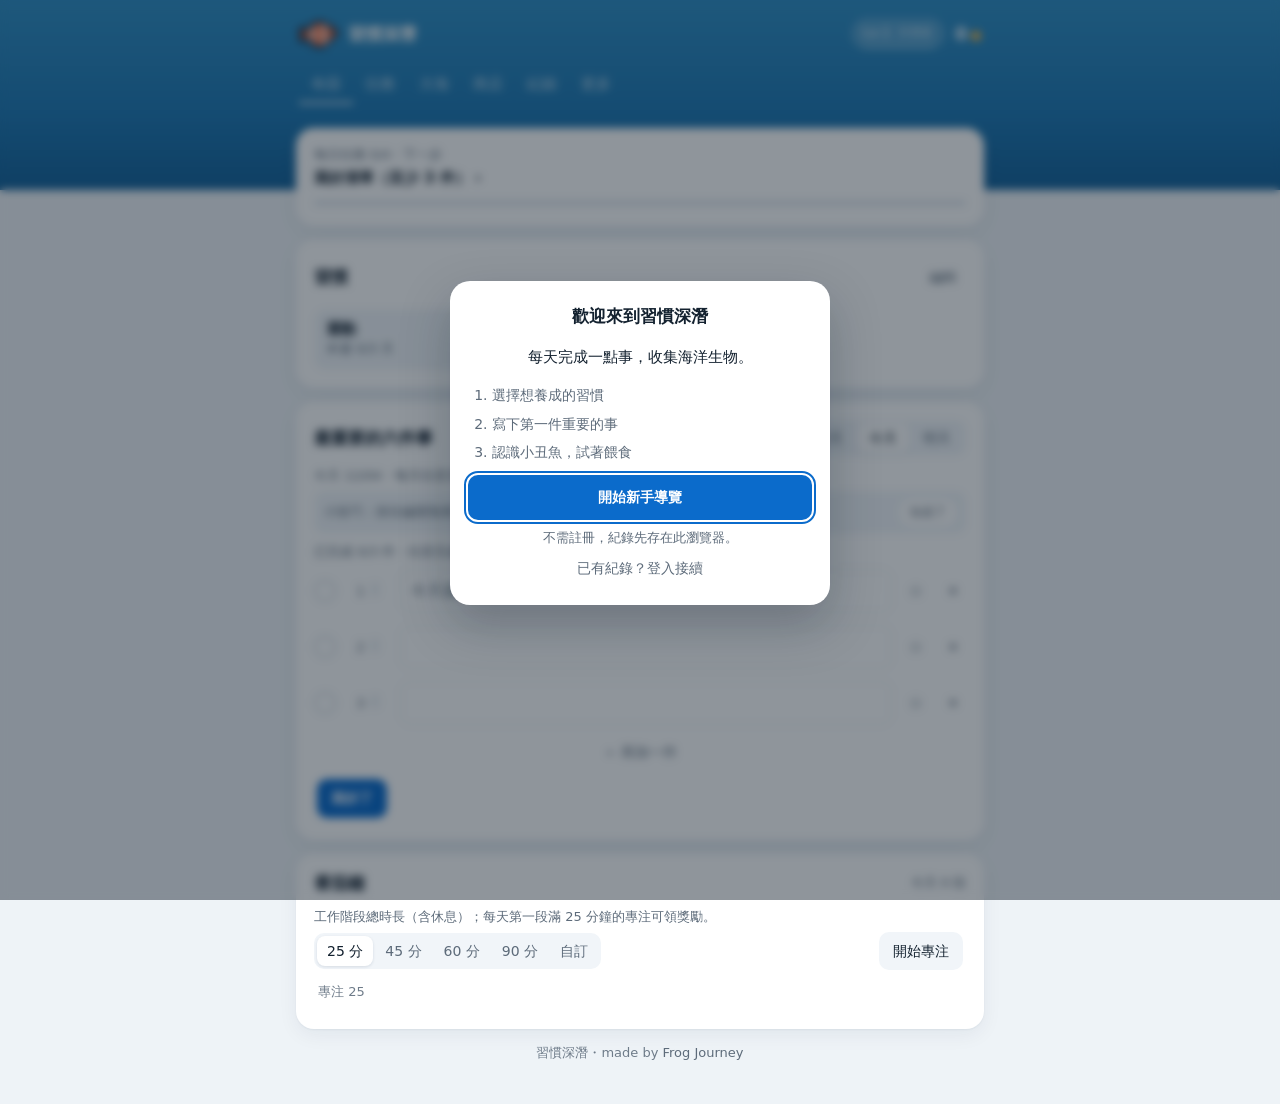
<file: index.html>
<!doctype html>
<html lang="zh-Hant">
<head>
<meta charset="utf-8">
<meta name="viewport" content="width=device-width,initial-scale=1,viewport-fit=cover">
<title>習慣深潛</title>
<meta name="description" content="每天完成一點事，收集海洋生物。免註冊即可開始，紀錄先保存在瀏覽器，也可選擇 Google 雲端同步。">
<meta property="og:type" content="website">
<meta property="og:title" content="習慣深潛 Habit Dive">
<meta property="og:description" content="每天完成一點事，收集海洋生物。免註冊即可開始，Google 雲端同步自由選擇。">
<meta property="og:url" content="https://frogjourney-harry.github.io/habit-dive/">
<meta property="og:image" content="https://frogjourney-harry.github.io/habit-dive/img/share-card.png">
<meta property="og:image:width" content="1200">
<meta property="og:image:height" content="630">
<meta property="og:image:type" content="image/png">
<meta property="og:image:alt" content="習慣深潛：每天完成一點事，收集海洋生物">
<meta name="twitter:card" content="summary_large_image">
<link rel="canonical" href="https://frogjourney-harry.github.io/habit-dive/">
<meta name="theme-color" content="#3290c6">
<meta name="color-scheme" content="light">
<meta name="apple-mobile-web-app-capable" content="yes">
<meta name="apple-mobile-web-app-title" content="習慣深潛">
<link rel="icon" type="image/png" sizes="32x32" href="img/favicon-32.png">
<link rel="apple-touch-icon" href="img/apple-touch-icon.png">
<!-- 安裝到主畫面用的名稱與圖示。刻意不加 Service Worker：更新仍由 js/update.js 與 ?v= 版本號負責，避免使用者卡在舊版。 -->
<link rel="manifest" href="manifest.webmanifest">
<meta name="mobile-web-app-capable" content="yes">
<!-- 資料存在使用者自己的瀏覽器（localStorage）。只有看到 Google 登入按鈕或選擇登入的人，才會載入 Firebase；登入後才同步到雲端（js/sync.js）。 -->
<link rel="stylesheet" href="css/style.css?v=202611271548">
</head>
<body>
<div class="bubbles" id="bubbles"></div>
<div class="wrap">
  <div class="brand"><span id="logo"></span><b>習慣深潛</b><em>HABIT DIVE</em><span class="sp"></span><div class="top-stat" id="stat"></div></div>
  <div id="banner"></div>
  <nav id="nav"></nav>
  <main id="main"></main>
  <footer class="foot">習慣深潛・made by <a href="https://vocus.cc/salon/frog-journey" target="_blank" rel="noopener">Frog Journey</a></footer>
</div>
<div class="ov hidden" id="ov"><div class="px modal" id="modal"></div></div>
<div class="ov hidden" id="sheetov"><div class="px modal sheet" id="sheet"></div></div>
<div class="ov hidden" id="askov" style="z-index:15"><div class="px modal"><div class="msg" id="askmsg"></div>
  <input id="askin" class="hidden" style="width:100%;margin-bottom:10px">
  <button data-act="askno" id="askno">取消</button><button class="pri" data-act="askyes" id="askyes">確定</button></div></div>
<div class="toast hidden" id="toast" role="status" aria-live="polite"></div>
<input type="file" id="importFile" accept=".json,application/json" class="hidden">

<!-- 一般 script（不是 module），依順序載入、共用全域變數；直接雙擊 index.html 也能在本機打開 -->
<script src="js/config.js?v=202611271548"></script>
<script src="js/creatures.js?v=202611271548"></script>
<script src="js/garden-eel.js?v=202611271548"></script>
<script src="js/creature-style.js?v=202611271548"></script>
<script src="js/core.js?v=202611271548"></script>
<script src="js/game.js?v=202611271548"></script>
<script src="js/views.js?v=202611271548"></script>
<script src="js/firebase-config.js?v=202611271548"></script>
<script src="js/sync.js?v=202611271548"></script>
<script src="js/ui.js?v=202611271548"></script><script src="js/main.js?v=202611271548"></script>
<script src="js/update.js?v=202611271548"></script>
</body>
</html>
</file>
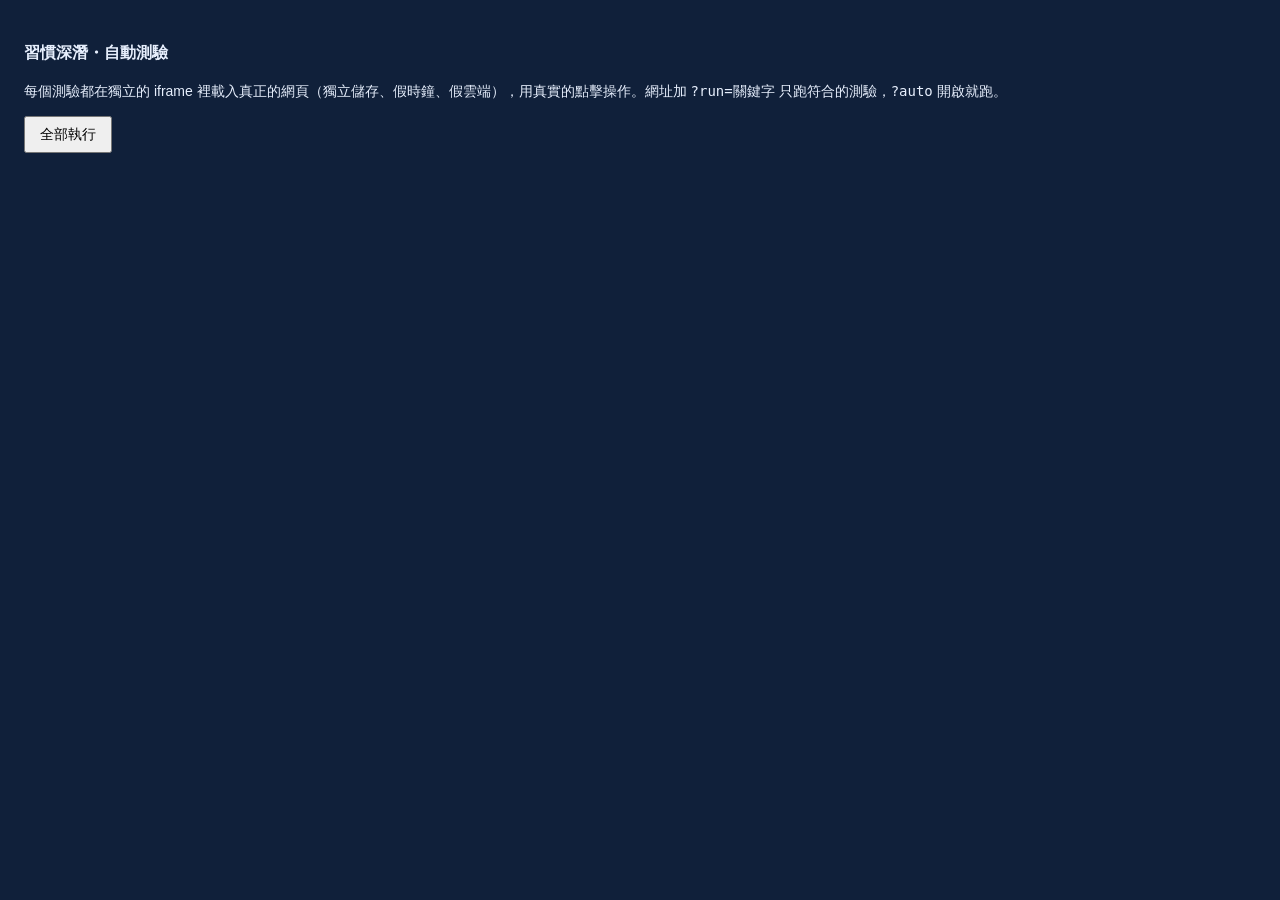
<file: tests/index.html>
<!doctype html>
<html lang="zh-Hant"><head><meta charset="utf-8"><title>習慣深潛・測驗</title>
<style>body{font:14px/1.5 sans-serif;background:#10203a;color:#e6eefc;padding:16px}pre{white-space:pre-wrap;word-break:break-word}button{font:inherit;padding:6px 14px;margin-right:8px}</style></head>
<body>
<h3>習慣深潛・自動測驗</h3>
<p>每個測驗都在獨立的 iframe 裡載入真正的網頁（獨立儲存、假時鐘、假雲端），用真實的點擊操作。網址加 <code>?run=關鍵字</code> 只跑符合的測驗，<code>?auto</code> 開啟就跑。</p>
<button id="go">全部執行</button><span id="state"></span>
<pre id="out"></pre>
<script src="harness.js"></script>
<script src="scenarios-core.js"></script>
<script src="scenarios-game.js"></script>
<script src="scenarios-data.js"></script>
<script src="scenarios-env.js"></script>
<script src="monkey.js"></script>
<script>
const q = new URLSearchParams(location.search);
document.getElementById('go').onclick = () => runAll(q.get('run') || undefined);
if (q.has('auto')) runAll(q.get('run') || undefined);
</script>
</body></html>
</file>
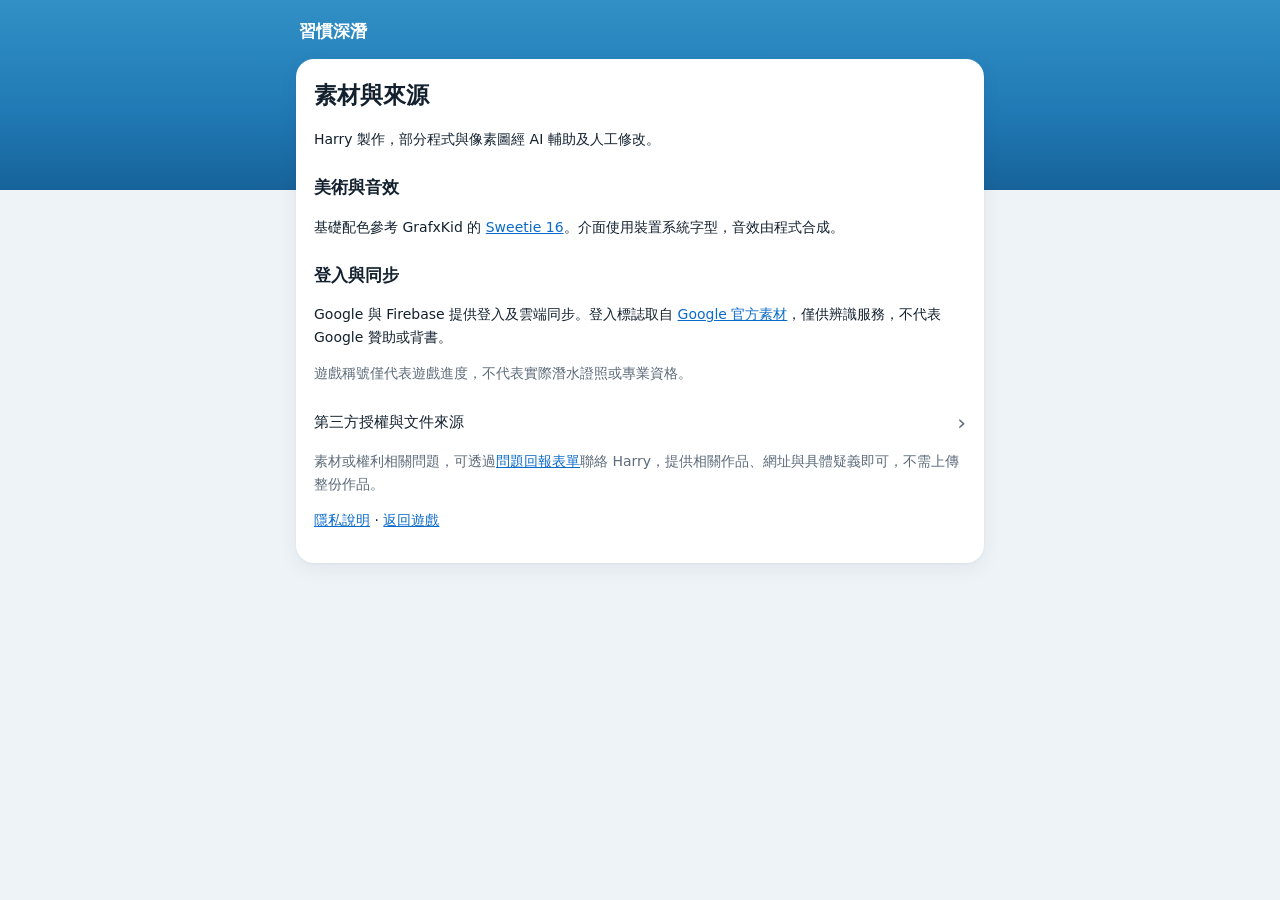
<file: credits.html>
<!doctype html>
<html lang="zh-Hant">
<head>
<meta charset="utf-8">
<meta name="viewport" content="width=device-width,initial-scale=1">
<title>素材與來源｜習慣深潛 Habit Dive</title>
<link rel="icon" href="img/favicon-32.png" type="image/png">
<link rel="stylesheet" href="css/style.css?v=202611131116">
</head>
<body><div class="wrap">
<div class="brand"><b>習慣深潛</b><em>HABIT DIVE</em></div>
<main class="px privacy-document">
<h1>素材與來源</h1>
<p>Harry 製作，部分程式與像素圖經 AI 輔助及人工修改。</p>
<h2>美術與音效</h2>
<p>基礎配色參考 GrafxKid 的 <a href="https://lospec.com/palette-list/sweetie-16" target="_blank" rel="noopener">Sweetie 16</a>。介面使用裝置系統字型，音效由程式合成。</p>
<h2>登入與同步</h2>
<p>Google 與 Firebase 提供登入及雲端同步。登入標誌取自 <a href="https://developers.google.com/identity/branding-guidelines" target="_blank" rel="noopener">Google 官方素材</a>，僅供辨識服務，不代表 Google 贊助或背書。</p>
<p class="mini">遊戲稱號僅代表遊戲進度，不代表實際潛水證照或專業資格。</p>
<details class="more-detail"><summary>第三方授權與文件來源</summary><div class="more-content">
<p>Firebase JavaScript SDK 10.12.2：Apache 2.0 與隨附的 BSD 3-Clause 聲明。<a href="licenses/firebase-10.12.2-LICENSE.txt">授權全文</a> · <a href="https://github.com/firebase/firebase-js-sdk/blob/firebase%4010.12.2/LICENSE" target="_blank" rel="noopener">上游來源</a></p>
<p>設計文件格式參考 <a href="https://github.com/VoltAgent/awesome-design-md" target="_blank" rel="noopener">VoltAgent/awesome-design-md</a>（MIT，Copyright © 2026 VoltAgent）。<a href="licenses/awesome-design-md-MIT.txt">授權全文</a></p>
<p class="mini">以上授權僅適用於對應的第三方內容；本遊戲未指定整體開源授權。</p>
</div></details>
<p class="mini">素材或權利相關問題，可透過<a href="https://forms.gle/RwXYcmxtstLFPbf76" target="_blank" rel="noopener">問題回報表單</a>聯絡 Harry，提供相關作品、網址與具體疑義即可，不需上傳整份作品。</p>
<p><a href="privacy.html">隱私說明</a> · <a href="index.html">返回遊戲</a></p>
</main></div></body></html>
</file>
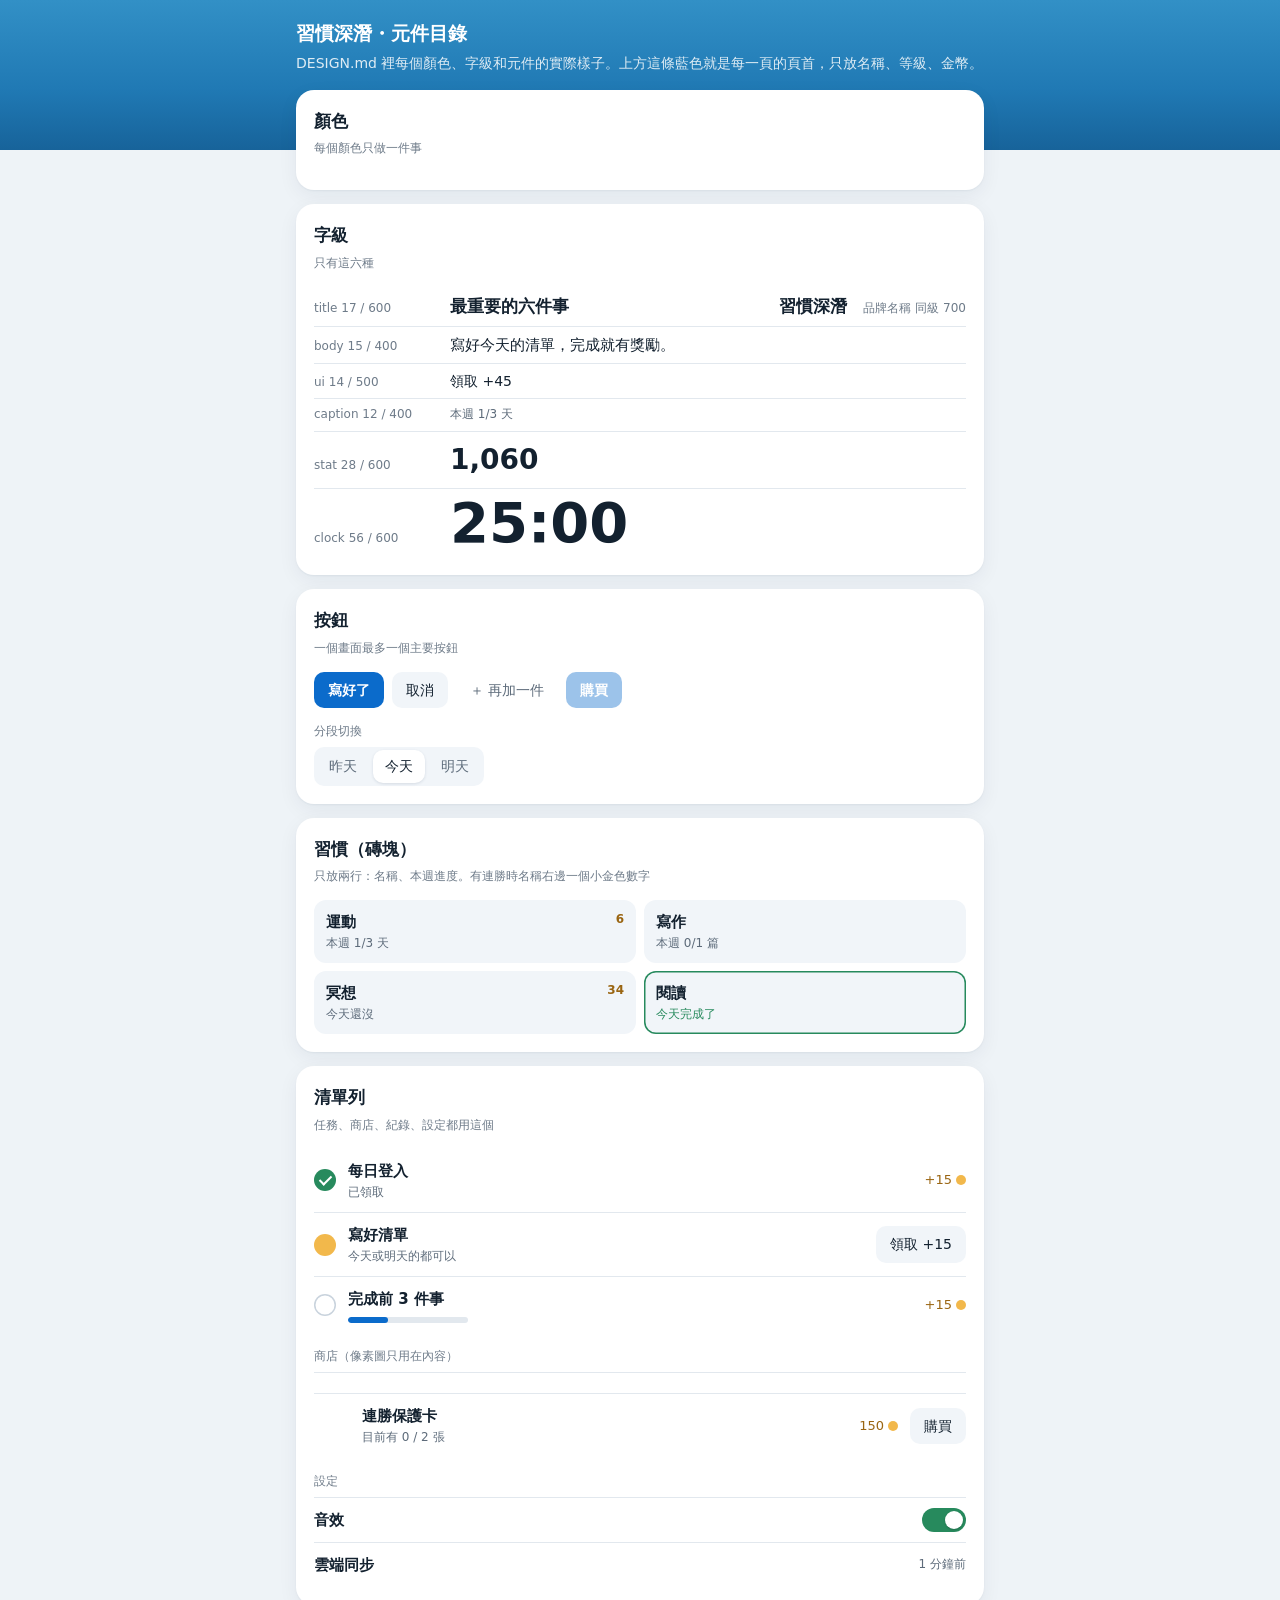
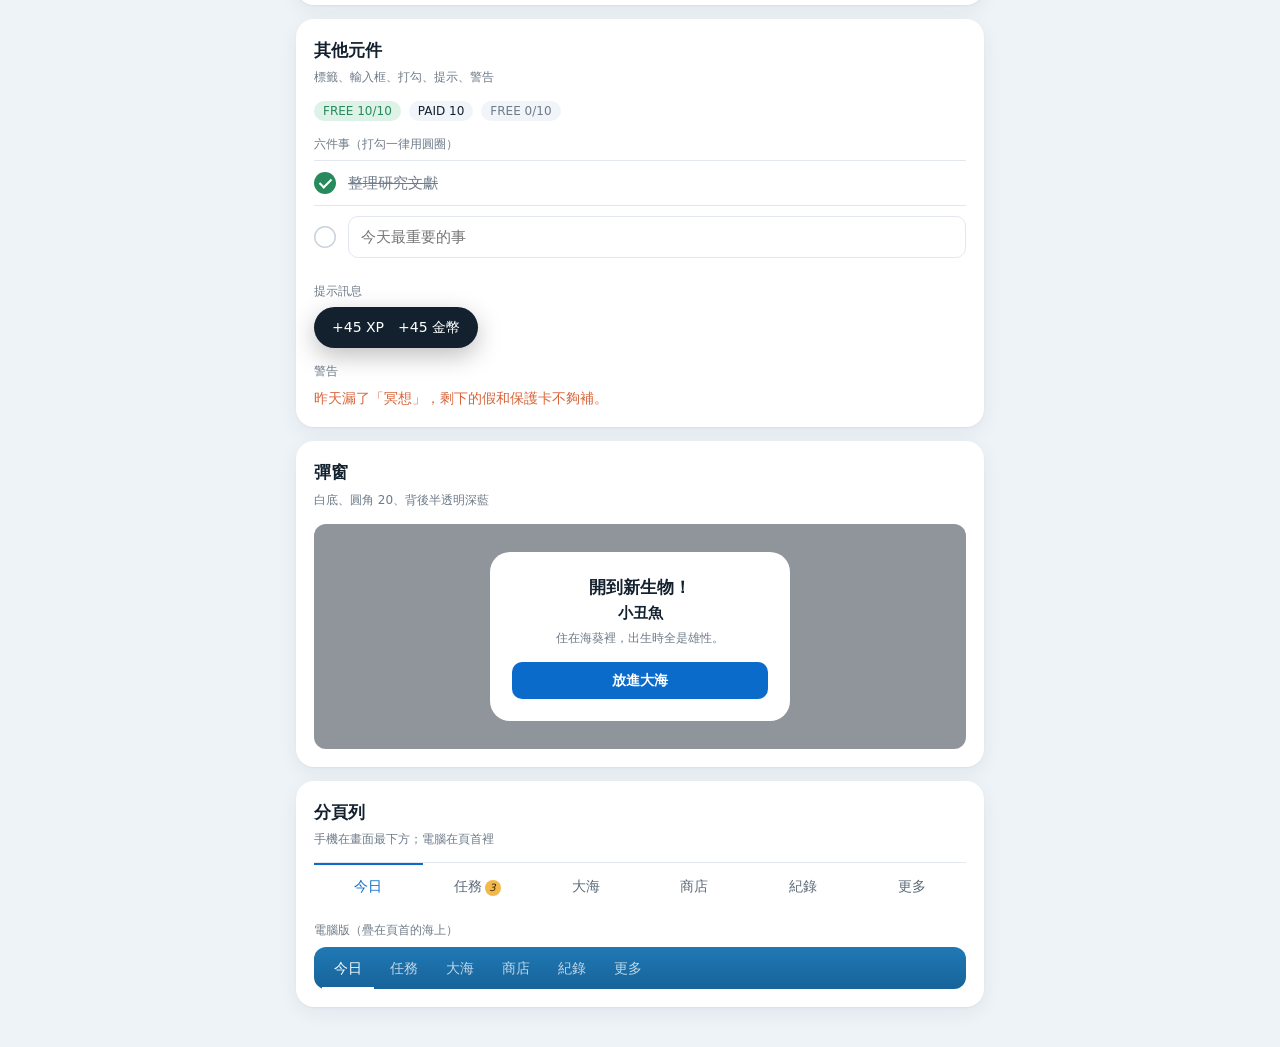
<file: design-preview.html>
<!doctype html>
<html lang="zh-Hant"><head><meta charset="utf-8"><meta name="viewport" content="width=device-width,initial-scale=1">
<title>習慣深潛 元件目錄</title>
<style>
/* 全部數值來自 DESIGN.md 的 tokens */
:root{--hero-top:#3290c6;--hero-mid:#2079b4;--hero-bottom:#17639a;--sea-deep:#0f4672;--on-hero:#fff;
  --canvas:#eef3f7;--surface:#fff;--fill:#f1f5f9;--field:#fff;--hairline:#e2e8ee;--hairline-strong:#c9d3dd;
  --ink:#13212f;--ink-muted:#5d6b7a;--ink-subtle:#6e7b89;
  --primary:#0b6bcb;--on-primary:#fff;--success:#278a5d;--coin:#9a6512;--coin-fill:#f2b84b;--on-coin:#3a2a05;--warning:#d9653b;--fill-pressed:#e6edf3;
  --r-sm:8px;--r-md:10px;--r-lg:12px;--r-xl:18px;--r-modal:20px;
  --shadow-card:0 1px 2px rgba(15,40,70,.05),0 6px 20px rgba(15,40,70,.06)}
*{box-sizing:border-box}
body{margin:0;background:var(--canvas);color:var(--ink);font:15px/1.6 "PingFang TC","Noto Sans TC","Microsoft JhengHei UI","Microsoft JhengHei",system-ui,sans-serif;font-variant-numeric:tabular-nums}
.hero{position:relative;height:150px;overflow:hidden;background:linear-gradient(180deg,var(--hero-top),var(--hero-mid) 60%,var(--hero-bottom));color:var(--on-hero)}
.hero .in{max-width:720px;margin:0 auto;padding:18px 16px;position:relative;z-index:1}
.hero h1{font-size:19px;font-weight:700;margin:0}
.hero p{margin:4px 0 0;opacity:.85;font-size:14px}
main{max-width:720px;margin:-60px auto 40px;padding:0 16px;position:relative;z-index:2}
.card{background:var(--surface);border-radius:var(--r-xl);box-shadow:var(--shadow-card);padding:18px;margin-bottom:14px}
h2{font-size:17px;font-weight:600;margin:0 0 4px}
.note{font-size:12px;color:var(--ink-subtle);margin:0 0 14px}
.cap{font-size:12px;color:var(--ink-subtle);margin:14px 0 6px}
.row{display:flex;flex-wrap:wrap;gap:8px;align-items:center}
.sw{width:118px}
.sw i{display:block;height:44px;border-radius:var(--r-md);box-shadow:inset 0 0 0 1px rgba(0,0,0,.05)}
.sw b{display:block;font-size:12px;font-weight:600;margin-top:4px}
.sw small{display:block;font-size:11px;color:var(--ink-subtle);line-height:1.3}
.ty div{display:flex;gap:16px;align-items:baseline;padding:6px 0;border-bottom:1px solid var(--hairline)}
.ty small{width:120px;flex:none;font-size:12px;color:var(--ink-subtle)}
button{font:inherit;font-size:14px;border:0;cursor:pointer;border-radius:var(--r-md);padding:7px 14px}
.b-pri{background:var(--primary);color:var(--on-primary);font-weight:600}
.b-sec{background:var(--fill);color:var(--ink)}
.b-ghost{background:none;color:var(--ink-muted)}
.b-sel{background:var(--ink);color:var(--surface)}
.seg{display:inline-flex;gap:4px;background:var(--fill);border-radius:var(--r-md);padding:3px}
.seg button{padding:5px 12px;background:none;color:var(--ink-muted)}.seg .on{background:var(--surface);color:var(--ink);box-shadow:0 1px 3px rgba(15,40,70,.12)}
.tiles{display:grid;grid-template-columns:1fr 1fr;gap:8px}
.tile{background:var(--fill);border-radius:var(--r-lg);padding:10px 12px}
.tile b{font-weight:600}.tile small{display:block;font-size:12px;color:var(--ink-muted)}
.tile .st{float:right;font-size:12px;color:var(--coin);font-weight:600}
.bar{height:6px;border-radius:99px;background:var(--hairline);overflow:hidden;margin-top:6px}.bar i{display:block;height:100%;border-radius:99px;background:var(--primary)}
.li{display:flex;align-items:center;gap:12px;padding:10px 0;border-top:1px solid var(--hairline)}
.li:first-of-type{border-top:0}
.li .sp{flex:1;min-width:0}.li b{font-weight:600;display:block}.li small{display:block;font-size:12px;color:var(--ink-muted)}
.chk{width:22px;height:22px;border-radius:50%;box-shadow:inset 0 0 0 1.5px var(--hairline-strong);flex:none;position:relative}
.chk.done{background:var(--success);box-shadow:none}.chk.done::after{content:"";position:absolute;left:8px;top:4px;width:5px;height:10px;border:solid #fff;border-width:0 2px 2px 0;transform:rotate(45deg)}
.chk.pend{background:var(--coin-fill);box-shadow:none}
.amt{font-size:13px;color:var(--coin);white-space:nowrap}
.cn{display:inline-block;width:10px;height:10px;border-radius:50%;background:var(--coin-fill);margin-left:4px;vertical-align:-1px}
.pill{display:inline-block;font-size:12px;line-height:1;padding:4px 9px;border-radius:99px}
.p-free{color:var(--success);background:#dff2e8}.p-paid{color:var(--ink);background:var(--fill)}.p-out{color:var(--ink-subtle);background:var(--fill)}
.tg{width:44px;height:24px;border-radius:99px;background:var(--hairline);position:relative;display:inline-block;vertical-align:middle;cursor:pointer}
.tg i{position:absolute;top:3px;left:3px;width:18px;height:18px;border-radius:50%;background:#fff;box-shadow:0 1px 2px rgba(0,0,0,.2);transition:left .15s}
.tg.on{background:var(--success)}.tg.on i{left:23px}
input[type=text]{font:inherit;font-size:15px;color:var(--ink);background:var(--field);border:1px solid var(--hairline);border-radius:var(--r-md);padding:8px 12px;width:240px;max-width:100%}
input[type=text]:focus{outline:none;border-color:var(--primary);box-shadow:0 0 0 3px rgba(11,107,203,.22)}
input[type=checkbox]{width:22px;height:22px;accent-color:var(--primary)}
.toast{display:inline-block;background:var(--ink);color:var(--surface);border-radius:99px;padding:9px 18px;box-shadow:0 8px 24px rgba(0,0,0,.25);font-size:14px}
.ov{background:rgba(8,20,35,.45);border-radius:var(--r-lg);padding:28px 16px;display:flex;justify-content:center}
.modal{background:var(--surface);border-radius:var(--r-modal);padding:22px;width:300px;text-align:center}
.modal img{image-rendering:pixelated;margin:6px auto 4px;display:block}
.tabs{display:flex;background:var(--surface);box-shadow:0 -1px 0 var(--hairline);border-radius:0 0 var(--r-lg) var(--r-lg);overflow:hidden}
.tabs span{flex:1;text-align:center;padding:12px 0 10px;font-size:14px;color:var(--ink-muted);position:relative}
.tabs .on{color:var(--primary);box-shadow:inset 0 2px 0 var(--primary)}
.badge{display:inline-block;min-width:16px;height:16px;border-radius:99px;background:var(--coin-fill);color:var(--on-coin);font-size:10px;line-height:16px;margin-left:3px}
.dtabs{display:flex;gap:4px;background:linear-gradient(180deg,var(--hero-mid),var(--hero-bottom));border-radius:var(--r-lg);padding:0 8px}
.dtabs span{padding:10px 12px;color:rgba(255,255,255,.72);font-size:14px}.dtabs .on{color:#fff;box-shadow:inset 0 -2px 0 #fff}
.warn{color:var(--warning);font-size:14px}
</style></head>
<body>
<div class="hero" id="hero"><div class="in"><h1>習慣深潛・元件目錄</h1><p>DESIGN.md 裡每個顏色、字級和元件的實際樣子。上方這條藍色就是每一頁的頁首，只放名稱、等級、金幣。</p></div></div>
<main>
<section class="card"><h2>顏色</h2><p class="note">每個顏色只做一件事</p><div class="row" id="sw" style="align-items:flex-start"></div></section>

<section class="card ty"><h2>字級</h2><p class="note">只有這六種</p>
  <div><small>title 17 / 600</small><span style="font-size:17px;font-weight:600">最重要的六件事</span><span style="font-size:17px;font-weight:700;margin-left:auto">習慣深潛</span><small style="width:auto">品牌名稱 同級 700</small></div>
  <div><small>body 15 / 400</small><span>寫好今天的清單，完成就有獎勵。</span></div>
  <div><small>ui 14 / 500</small><span style="font-size:14px;font-weight:500">領取 +45</span></div>
  <div><small>caption 12 / 400</small><span style="font-size:12px;color:var(--ink-muted)">本週 1/3 天</span></div>
  <div><small>stat 28 / 600</small><span style="font-size:28px;font-weight:600">1,060</span></div>
  <div style="border:0"><small>clock 56 / 600</small><span style="font-size:56px;font-weight:600;line-height:1">25:00</span></div>
</section>

<section class="card"><h2>按鈕</h2><p class="note">一個畫面最多一個主要按鈕</p>
  <div class="row"><button class="b-pri">寫好了</button><button class="b-sec">取消</button><button class="b-ghost">＋ 再加一件</button><button class="b-pri" disabled style="opacity:.4">購買</button></div>
  <p class="cap">分段切換</p><div class="seg"><button>昨天</button><button class="on">今天</button><button>明天</button></div>
</section>

<section class="card"><h2>習慣（磚塊）</h2><p class="note">只放兩行：名稱、本週進度。有連勝時名稱右邊一個小金色數字</p>
  <div class="tiles">
    <div class="tile"><b>運動</b><span class="st">6</span><small>本週 1/3 天</small></div>
    <div class="tile"><b>寫作</b><small>本週 0/1 篇</small></div>
    <div class="tile"><b>冥想</b><span class="st">34</span><small>今天還沒</small></div>
    <div class="tile" style="box-shadow:inset 0 0 0 1.5px var(--success)"><b>閱讀</b><small style="color:var(--success)">今天完成了</small></div>
  </div>
</section>

<section class="card"><h2>清單列</h2><p class="note">任務、商店、紀錄、設定都用這個</p>
  <div class="li"><span class="chk done"></span><div class="sp"><b>每日登入</b><small>已領取</small></div><span class="amt">+15<span class="cn"></span></span></div>
  <div class="li"><span class="chk pend"></span><div class="sp"><b>寫好清單</b><small>今天或明天的都可以</small></div><button class="b-sec">領取 +15</button></div>
  <div class="li"><span class="chk"></span><div class="sp"><b>完成前 3 件事</b><div class="bar" style="width:120px"><i style="width:33%"></i></div></div><span class="amt">+15<span class="cn"></span></span></div>
  <p class="cap">商店（像素圖只用在內容）</p>
  <div class="li" id="shoprow"></div>
  <div class="li"><span style="width:36px;display:flex;justify-content:center" id="shield"></span><div class="sp"><b>連勝保護卡</b><small>目前有 0 / 2 張</small></div><span class="amt">150<span class="cn"></span></span><button class="b-sec">購買</button></div>
  <p class="cap">設定</p>
  <div class="li"><div class="sp"><b>音效</b></div><span class="tg on" onclick="this.classList.toggle('on')"><i></i></span></div>
  <div class="li"><div class="sp"><b>雲端同步</b></div><small style="color:var(--ink-muted)">1 分鐘前</small></div>
</section>

<section class="card"><h2>其他元件</h2><p class="note">標籤、輸入框、打勾、提示、警告</p>
  <div class="row"><span class="pill p-free">FREE 10/10</span><span class="pill p-paid">PAID 10</span><span class="pill p-out">FREE 0/10</span></div>
  <p class="cap">六件事（打勾一律用圓圈）</p><div class="li"><span class="chk done"></span><div class="sp" style="text-decoration:line-through;color:var(--ink-subtle)">整理研究文獻</div></div><div class="li"><span class="chk"></span><div class="sp"><input type="text" placeholder="今天最重要的事" style="width:100%"></div></div>
  <p class="cap">提示訊息</p><span class="toast">+45 XP　+45 金幣</span>
  <p class="cap">警告</p><div class="warn">昨天漏了「冥想」，剩下的假和保護卡不夠補。</div>
</section>

<section class="card"><h2>彈窗</h2><p class="note">白底、圓角 20、背後半透明深藍</p>
  <div class="ov"><div class="modal" id="modal"><h2 style="margin:0">開到新生物！</h2><div id="mimg"></div><p style="margin:0 0 4px;font-weight:600">小丑魚</p><p class="note" style="margin:0 0 14px">住在海葵裡，出生時全是雄性。</p><button class="b-pri" style="width:100%">放進大海</button></div></div>
</section>

<section class="card"><h2>分頁列</h2><p class="note">手機在畫面最下方；電腦在頁首裡</p>
  <div class="tabs"><span class="on">今日</span><span>任務<i class="badge">3</i></span><span>大海</span><span>商店</span><span>紀錄</span><span>更多</span></div>
  <p class="cap">電腦版（疊在頁首的海上）</p>
  <div class="dtabs"><span class="on">今日</span><span>任務</span><span>大海</span><span>商店</span><span>紀錄</span><span>更多</span></div>
</section>
</main>
<script src="js/creatures.js"></script>
<script>
const SW = [['hero-top','頁首上','只用在頁首、大海'],['hero-bottom','頁首下',''],['canvas','背景','頁面底色'],['surface','卡片','內容卡片'],['fill','磚塊','磚塊、次要按鈕'],['hairline','分隔線','清單列之間、進度軌道'],['ink','主要文字',''],['ink-muted','說明文字',''],['ink-subtle','次要資訊','placeholder、小標題'],['primary','海洋藍','動作和進度'],['success','綠','只表示完成'],['coin-fill','金','金幣、獎勵、待領取'],['warning','橘','只用在警告，很少出現']];
const cs = getComputedStyle(document.documentElement);
document.getElementById('sw').innerHTML = SW.map(([k, n, u]) => `<div class="sw"><i style="background:var(--${k})"></i><b>${n}</b><small>--${k}<br>${cs.getPropertyValue('--' + k).trim()}${u ? '<br>' + u : ''}</small></div>`).join('');
const C = id => CREATURES.find(c => c.id === id);
document.getElementById('shoprow').innerHTML = `<span style="width:36px;display:flex;justify-content:center">${img(C('seahorse').px, 2)}</span><div class="sp"><b>稀有寶箱</b><small>已收集 2/4</small></div><span class="amt">250<span class="cn"></span></span><button class="b-sec">購買</button>`;
document.getElementById('mimg').innerHTML = img(C('clown').px, 5);
const SHIELD = ['..kkkkk..', '.kbbbbbk.', 'kbbwbbbbk', 'kbbwbbbbk', 'kbbbbbbbk', '.kbbbbbk.', '..kbbbk..', '...kbk...', '....k....'];
document.getElementById('shield').innerHTML = img(SHIELD, 3);
</script>
</body></html>
</file>
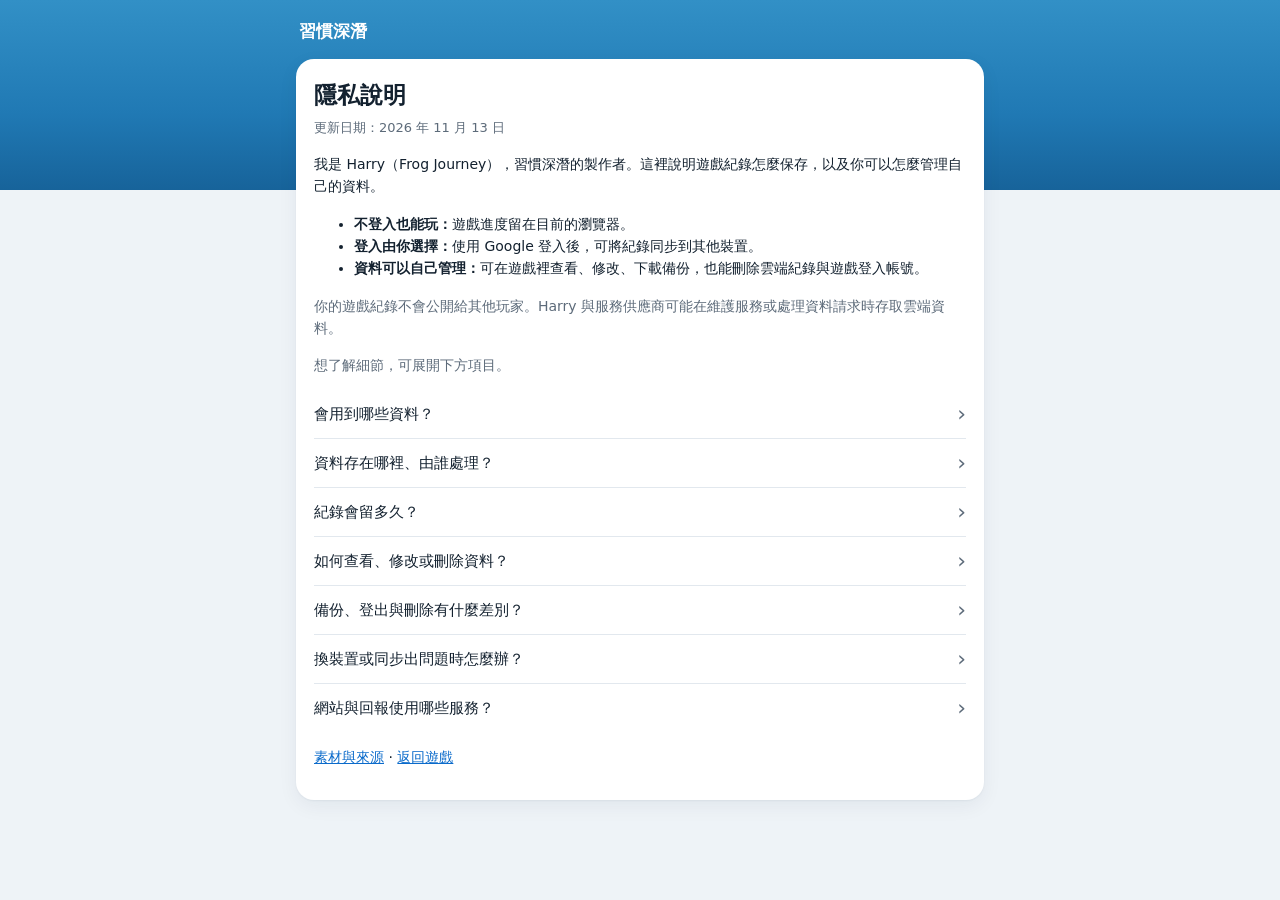
<file: privacy.html>
<!doctype html>
<html lang="zh-Hant">
<head>
<meta charset="utf-8">
<meta name="viewport" content="width=device-width,initial-scale=1">
<title>隱私說明｜習慣深潛 Habit Dive</title>
<meta name="description" content="習慣深潛的本機儲存、Google 登入、Firebase 同步與刪除資料說明。">
<link rel="icon" href="img/favicon-32.png" type="image/png">
<link rel="stylesheet" href="css/style.css?v=202611131116">
<link rel="canonical" href="https://frogjourney-harry.github.io/habit-dive/privacy.html">
</head>
<body><div class="wrap">
<div class="brand"><b>習慣深潛</b><em>HABIT DIVE</em></div>
<main class="px privacy-document">
<h1>隱私說明</h1><div class="mini">更新日期：2026 年 11 月 13 日</div>
<p>我是 Harry（Frog Journey），習慣深潛的製作者。這裡說明遊戲紀錄怎麼保存，以及你可以怎麼管理自己的資料。</p>
<ul>
<li><strong>不登入也能玩：</strong>遊戲進度留在目前的瀏覽器。</li>
<li><strong>登入由你選擇：</strong>使用 Google 登入後，可將紀錄同步到其他裝置。</li>
<li><strong>資料可以自己管理：</strong>可在遊戲裡查看、修改、下載備份，也能刪除雲端紀錄與遊戲登入帳號。</li>
</ul>
<p class="mini">你的遊戲紀錄不會公開給其他玩家。Harry 與服務供應商可能在維護服務或處理資料請求時存取雲端資料。</p>
<p class="mini">想了解細節，可展開下方項目。</p>
<details class="more-detail" id="data"><summary>會用到哪些資料？</summary><div class="more-content">
<ul>
<li><strong>遊戲紀錄：</strong>清單、習慣、運動與專注紀錄、獎勵、生物收藏及設定，儲存在此瀏覽器的 localStorage。未登入時，不會將這些遊戲紀錄上傳至 Firebase；登入後才會同步至 Cloud Firestore。</li>
<li><strong>帳號與連線：</strong>Google／Firebase Authentication 處理 UID、Email、Google 提供的基本個人資料，以及驗證、安全防護所需的 IP 與裝置資訊。本站未要求 Gmail、Google Drive 或聯絡人的存取權限。</li>
<li><strong>回報內容：</strong>你主動送出的問題描述、選填的聯絡 Email 與診斷資訊，用於回覆、排查及處理資料或權利請求。不留聯絡方式仍可回報一般問題，但可能無法取得回覆或完成需要身分確認的請求。</li>
</ul>
<p>網站由 GitHub Pages 提供。即使不登入，GitHub 仍會為安全目的記錄訪客 IP。顯示登入入口時也會載入 Google 元件；服務商會依下方的隱私政策處理這些連線資訊。</p>
</div></details>
<details class="more-detail" id="locations"><summary>資料存在哪裡、由誰處理？</summary><div class="more-content">
<p>雲端遊戲紀錄的 Firestore 資料庫位於<strong>台灣（asia-east1）</strong>；Firebase Authentication 的帳號驗證資料在<strong>美國</strong>處理。網站連線、登入及 Google Forms 回報也可能涉及供應商依其服務安排的跨境處理，各項服務的處理地區因此可能不同。</p>
<p>資料使用對象包括你本人、處理維護或請求所必要的 Harry，以及提供服務的 Google／Firebase、GitHub。資料透過瀏覽器儲存、網路傳輸、雲端同步及人工處理回報等方式使用，不向其他玩家公開你的遊戲紀錄。維護者及供應商可依服務維護與支援需要存取資料；請避免在紀錄中填寫密碼、證件等敏感資料。</p>
</div></details>
<details class="more-detail" id="retention"><summary>紀錄會留多久？</summary><div class="more-content">
<ul>
<li><strong>本機紀錄及復原副本：</strong>一般留在該瀏覽器，可能隨還原等操作被更新或取代，也可能因清除網站資料或瀏覽器／裝置回收儲存空間而移除。登出不會清除它們；不同帳號的紀錄會分開保存。</li>
<li><strong>雲端紀錄及遊戲登入帳號：</strong>在提供同步服務所必要的期間保存，目前沒有依固定天數自動到期刪除。你可使用下方方式刪除；目的消失、不再有保存必要或依法應刪除時，也應停止利用並處理刪除。</li>
<li><strong>回報與權利申請：</strong>在回覆、排查及處理請求所必要的期間保存；結案且不再需要時刪除或去識別化，依法需留存的案件紀錄除外。供應商的安全紀錄及技術備份依其適用政策處理，不同服務的副本清除時間可能不同。</li>
</ul>
</div></details>
<details class="more-detail" id="rights"><summary>如何查看、修改或刪除資料？</summary><div class="more-content">
<p>你可以請求查詢、閱覽或取得資料副本，補充或更正資料，停止蒐集、處理或利用，以及刪除資料。我們會依適用法律處理，你的法定資料權利不因使用遊戲而改變。</p>
<ul>
<li><strong>自行操作：</strong>在遊戲內查看及編輯紀錄；到「更多 → 手動備份與還原」下載副本；登入後可在「更多 → 資料與同步」刪除雲端資料與遊戲登入帳號。</li>
<li><strong>向 Harry 申請：</strong>開啟<a href="https://forms.gle/RwXYcmxtstLFPbf76" target="_blank" rel="noopener">資料權利申請／問題回報表單</a>，選「其他」，在說明填寫「資料權利申請」、請求內容及可聯絡 Email。不要附上完整備份、密碼、驗證碼或證件影本。</li>
<li>處理帳號相關請求前，可能需要以原 Google 帳號登入等必要方式確認身分，避免資料交給冒用者。請求將依適用法定期限回覆；若需延長，會說明原因。只留在你裝置上的紀錄，需要由你從該裝置查看或下載備份。</li>
</ul>
</div></details>
<details class="more-detail" id="deletion"><summary>備份、登出與刪除有什麼差別？</summary><div class="more-content">
<ul>
<li>備份檔含遊戲紀錄與可能的帳號識別資料，請自行妥善保存，不需傳給開發者。</li>
<li>「登出」會停止此帳號的同步，但本機紀錄仍會保留。</li>
<li>「刪除雲端資料」會在驗證後刪除雲端遊戲紀錄及 Firebase 登入帳號，<strong>不會刪除你的 Google 帳號</strong>。下載的備份、此瀏覽器與其他裝置的本機副本不會一併刪除；共用裝置請另清除網站資料。</li>
<li>刪除前請先登出其他裝置，避免其他仍登入的裝置或後續操作重新上傳。若只完成部分刪除，此裝置會暫停同步，可重試或登出；也可選擇取消刪除、恢復同步。若雲端紀錄已移除，恢復前會提醒將重新上傳本機紀錄。</li>
<li>若重新驗證的彈出視窗被阻擋，請允許此網站的彈出視窗，或改用一般 Safari／Chrome 分頁登入後再操作。</li>
</ul>
</div></details>
<details class="more-detail" id="reliability"><summary>換裝置或同步出問題時怎麼辦？</summary><div class="more-content">
<p>離開或換裝置前，請確認顯示「已同步」，並定期下載備份。同步是為了讓裝置間接續使用；多台裝置同時操作、離線、空間不足或連線失敗，可能造成版本差異。遇到衝突時，程式可能採用雲端版本，不會逐項合併每台的所有修改。</p>
<p>無痕模式、清除瀏覽資料、更換瀏覽器，以及加入主畫面後使用不同儲存空間，都可能影響本機進度。網站也可能維護或中斷。資料異常時請先保留現有備份再回報；維護者會依現有紀錄協助排查；已刪除且沒有備份的內容，可能無法恢復。本說明不限制依法應負的責任或你的資料權利。</p>
</div></details>
<details class="more-detail" id="providers"><summary>網站與回報使用哪些服務？</summary><div class="more-content">
<p>診斷複製功能只提供版本、瀏覽器、畫面大小與連線狀態，不含清單內容、Email 或帳號資料。回報使用 Google Forms；開啟表單會連線 Google，你填寫的內容在自行送出後才提供給表單管理者。</p>
<p>供應商政策：<a href="https://firebase.google.com/support/privacy" target="_blank" rel="noopener">Firebase 隱私與資料處理</a>、<a href="https://policies.google.com/privacy" target="_blank" rel="noopener">Google 隱私權政策</a>、<a href="https://docs.github.com/en/site-policy/privacy-policies/github-general-privacy-statement" target="_blank" rel="noopener">GitHub 隱私權聲明</a>。</p>
</div></details>
<p><a href="credits.html">素材與來源</a> · <a href="index.html">返回遊戲</a></p>
</main></div></body></html>
</file>
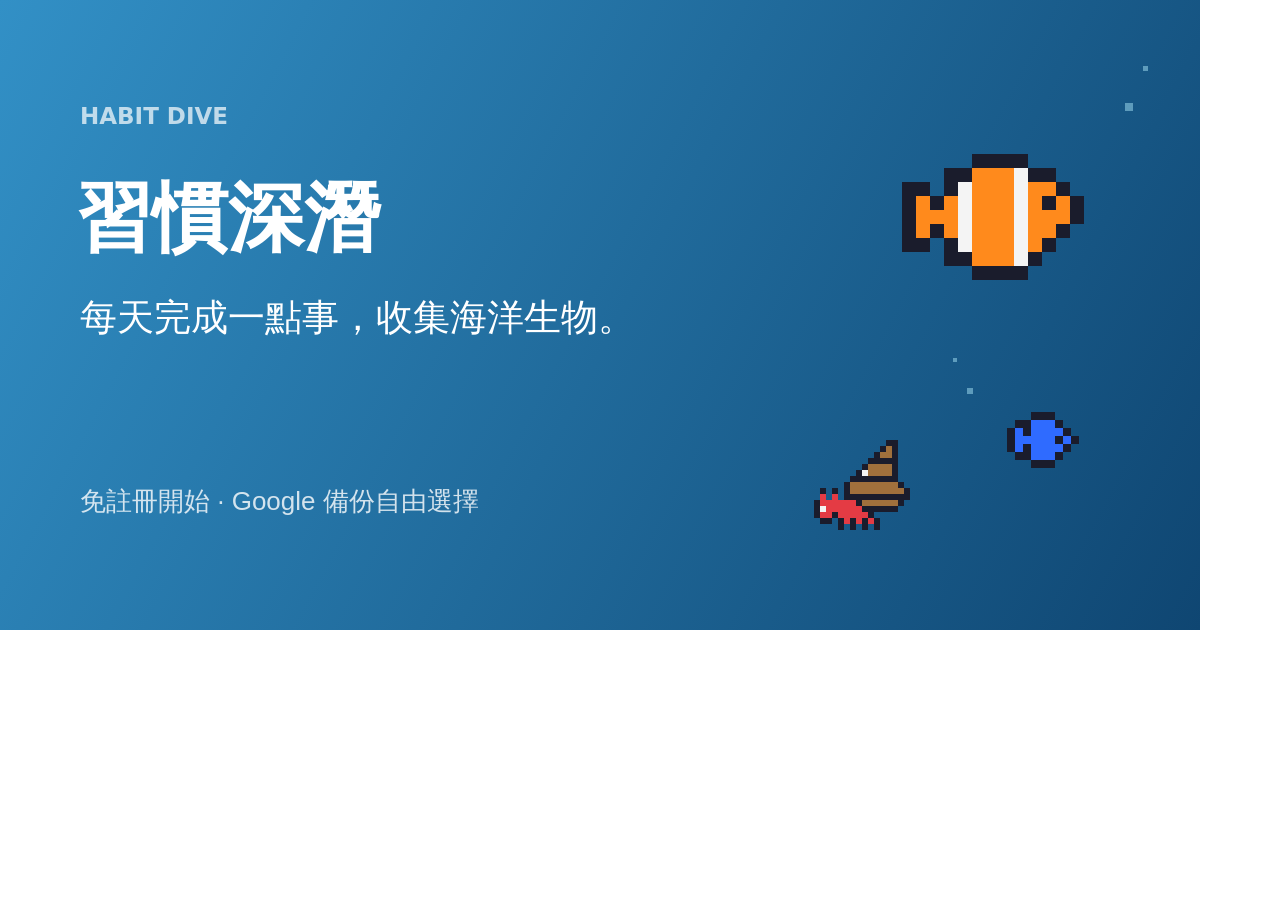
<file: scripts/share-card.html>
<!doctype html><html lang="zh-Hant"><meta charset="utf-8"><title>Habit Dive 分享圖原稿</title>
<style>html,body{margin:0;width:1200px;height:630px;overflow:hidden}canvas{display:block}</style>
<canvas width="1200" height="630" aria-label="習慣深潛：每天完成一點事，收集海洋生物"></canvas>
<script src="../js/creatures.js"></script><script>
// Code-native export of the project's own pixel artwork. No external assets or data.
const x=document.querySelector('canvas').getContext('2d');x.imageSmoothingEnabled=false;
const sea=x.createLinearGradient(0,0,1200,630);sea.addColorStop(0,'#3290c6');sea.addColorStop(1,'#0f4672');x.fillStyle=sea;x.fillRect(0,0,1200,630);
x.fillStyle='rgba(255,255,255,.7)';x.font='600 23px system-ui';x.fillText('HABIT DIVE',80,124);
x.fillStyle='#ffffff';x.font='700 76px "Microsoft JhengHei",sans-serif';x.fillText('習慣深潛',76,244);
x.font='400 37px "Microsoft JhengHei",sans-serif';x.fillText('每天完成一點事，收集海洋生物。',80,330);
x.fillStyle='rgba(255,255,255,.8)';x.font='400 26px "Microsoft JhengHei",sans-serif';x.fillText('免註冊開始 · Google 備份自由選擇',80,510);
x.drawImage(stageCanvas(CR.clown,2),902,154,182,126);
x.drawImage(stageCanvas(CR.damsel,1),1007,412,72,56);
x.drawImage(stageCanvas(CR.hermit,2),814,440,96,90);
x.fillStyle='rgba(180,240,255,.45)';[[1125,103,8],[1143,66,5],[967,388,6],[953,358,4]].forEach(([a,b,s])=>x.fillRect(a,b,s,s));
document.documentElement.dataset.shareReady='true';
</script></html>
</file>
<file: css/style.css>
/* 習慣深潛：所有樣式。數值一律來自 DESIGN.md 的 tokens；手機版（≤600px）的覆寫放在最後面。 */
:root{
  --dropdown-font-size:16px;
  /* 頁首與大海 */
  --hero-top:#3290c6; --hero-mid:#2079b4; --hero-bottom:#17639a; --sea-deep:#0f4672; --on-hero:#fff; --on-hero-muted:rgba(255,255,255,.72);
  --hero:linear-gradient(180deg,var(--hero-top),var(--hero-mid) 60%,var(--hero-bottom));
  /* 內容區 */
  --canvas:#eef3f7; --surface:#fff; --fill:#f1f5f9; --fill-pressed:#e6edf3; --field:#fff; --hairline:#e2e8ee; --hairline-strong:#c9d3dd;
  /* 文字 */
  --ink:#13212f; --ink-muted:#5d6b7a; --ink-subtle:#6e7b89;
  /* 角色：日常只會跳出藍、綠、金三種 */
  --primary:#0b6bcb; --primary-pressed:#0a5cae; --on-primary:#fff; --success:#278a5d; --on-success:#fff;
  --coin:#9a6512; --coin-fill:#f2b84b; --on-coin:#3a2a05; --warning:#d9653b;
  --r0:#94b0c2; --r1:#38b764; --r2:#41a6f6; --r3:#b267e6; --r4:#ffcd75;
  /* 圓角、陰影、頁首 */
  --r-sm:8px; --r-md:10px; --r-lg:12px; --r-xl:18px; --r-modal:20px;
  --shadow-card:0 1px 2px rgba(15,40,70,.05),0 6px 20px rgba(15,40,70,.06);
  --hero-h:150px; --hero-clear:8px;
  /* 舊名稱（程式裡還有用到的地方） */
  --ink-dim:var(--ink-muted); --dim:var(--ink-muted); --faint:var(--ink-subtle); --line:var(--hairline); --coin-d:#c58a22; --xp:var(--primary); --ok:var(--success); --warn:var(--warning);
}
*{box-sizing:border-box}
/* 頁首：上方一片藍水（手機 150px、電腦 190px），內容卡片蓋住它的下半部 */
html{color-scheme:light;-webkit-text-size-adjust:100%;text-size-adjust:100%;
  background:var(--hero) 0 0/100% var(--hero-h) no-repeat,var(--canvas)}
@media (min-width:601px){
  :root{--hero-h:190px}
  html{overflow-y:scroll}
  html::-webkit-scrollbar,.sbprobe::-webkit-scrollbar{width:12px}
  html::-webkit-scrollbar-track{background:var(--canvas)}
  html::-webkit-scrollbar-thumb{background:var(--hairline-strong);border:3px solid transparent;background-clip:padding-box;border-radius:99px}
  @supports not selector(::-webkit-scrollbar){ html{scrollbar-color:var(--hairline-strong) var(--canvas)} }
}
/* 大海頁：整個畫面都是海，不捲動 */
html.sea-on{overflow:hidden;background:linear-gradient(180deg,var(--hero-top),var(--hero-mid) 40%,#155a8d 75%,var(--sea-deep))}
html.sea-on .wrap{position:relative;left:calc(var(--sbw,0px) / -2)}
html,body{margin:0}
body{color:var(--ink);min-height:100vh;font:15px/1.6 "PingFang TC","Noto Sans TC","Microsoft JhengHei UI","Microsoft JhengHei",system-ui,sans-serif;font-variant-numeric:tabular-nums}
.bubbles{display:none}
.wrap{position:relative;z-index:1;max-width:720px;margin:0 auto;padding:16px 16px 40px}
#main{padding-top:var(--hero-clear)}
body.sea-on #main{padding-top:0}
a{color:var(--primary)}
/* 卡片：白底、沒有框，靠陰影和留白分層 */
.px{background:var(--surface);margin:0 0 14px;padding:18px;border-radius:var(--r-xl);box-shadow:var(--shadow-card)}
.sh{display:flex;align-items:center;gap:10px;flex-wrap:wrap;margin:0 0 12px}
.sh b{font-size:17px;font-weight:600;line-height:1.35}
.sub{margin:16px 0 6px;font-size:12px;color:var(--ink-subtle)}
/* 按鈕：預設是次要按鈕（淡灰底）；.pri 是海洋藍，一個畫面最多一個 */
button{font:inherit;font-size:14px;font-weight:500;color:var(--ink);background:var(--fill);border:0;border-radius:var(--r-md);padding:8px 14px;margin:4px 3px;cursor:pointer;transition:background .12s}
button:hover{background:var(--fill-pressed)}
button:active{transform:translateY(1px)}
button:disabled{opacity:.4;cursor:not-allowed;transform:none}
button:focus{outline:none}
button.pri{background:var(--primary);color:var(--on-primary);font-weight:600}
button.pri:hover{background:var(--primary-pressed)}
button.sel{background:var(--surface);color:var(--ink);box-shadow:0 1px 3px rgba(15,40,70,.12)}
button.ghost{background:none;color:var(--ink-muted);padding:4px 6px}
button.ghost:hover{color:var(--ink);background:none}
button.wide{display:block;width:100%;margin:8px 0;padding:11px}
small,.dim{color:var(--ink-muted)}
b{color:var(--ink);font-weight:600}
.hidden{display:none!important}
.row{display:flex;align-items:center;gap:8px;flex-wrap:wrap}
.sp{flex:1}
input,select{font:inherit;font-size:16px;color:var(--ink);background:var(--field);border:1px solid var(--hairline);border-radius:var(--r-md);padding:7px 10px;color-scheme:light}
input:focus,select:focus{outline:none;border-color:var(--primary);box-shadow:0 0 0 3px rgba(11,107,203,.22)}
input::placeholder{color:var(--ink-subtle)}
/* 打勾一律是圓圈：未完成灰圈，完成綠底白勾 */
input[type=checkbox]{-webkit-appearance:none;appearance:none;width:22px;height:22px;margin:0;padding:0;border:0;border-radius:50%;box-shadow:inset 0 0 0 1.5px var(--hairline-strong);background:var(--surface);cursor:pointer;flex:none;display:inline-grid;place-content:center}
input[type=checkbox]::before{content:"";width:5px;height:10px;border:solid transparent;border-width:0 2px 2px 0;transform:translateY(-1px) rotate(45deg)}
input[type=checkbox]:checked{background:var(--success);box-shadow:none}
input[type=checkbox]:checked::before{border-color:var(--on-success)}
.cn{display:inline-block;width:10px;height:10px;margin-left:4px;vertical-align:-1px;border-radius:50%;background:var(--coin-fill)}
.label{font-size:12px;color:var(--ink-subtle)}
.mini{font-size:13px;color:var(--ink-muted);margin-top:4px}
.warn{color:var(--warning);font-size:14px;margin-top:8px}
.done-tag{color:var(--success)}
.coin{color:var(--coin);font-weight:600}
.bar{height:6px;background:var(--hairline);border-radius:99px;overflow:hidden;margin:6px 0}
.bar i{display:block;height:100%;background:var(--primary);border-radius:99px}
.bar.c i{background:var(--coin-fill)}

/* 頂端：疊在頁首的海上，白字 */
.brand{display:flex;align-items:center;gap:10px;margin:2px 3px 14px}
.brand #logo .sprite{margin:0}
.brand b{font-size:17px;font-weight:700;color:var(--on-hero)}
.brand em{display:none}
.top-stat{display:flex;align-items:center;gap:10px}
.lvchip{margin:0;padding:3px 12px 7px;font-size:14px;color:var(--on-hero);background:rgba(255,255,255,.18);border-radius:99px;position:relative}
.lvchip:hover{background:rgba(255,255,255,.26)}
.lvchip small{margin-left:6px;color:var(--on-hero-muted)}
.lvchip .xpbar{position:absolute;left:12px;right:12px;bottom:3px;height:2px;background:rgba(255,255,255,.25);border-radius:2px}
.lvchip .xpbar b{display:block;height:100%;background:#fff;border-radius:2px}
.top-stat .coin{font-size:17px;color:var(--on-hero)}
.top-stat .cn{background:var(--coin-fill)}
nav{display:flex;flex-wrap:wrap;margin:0 3px 16px}
nav button{background:none;margin:0;padding:8px 12px;color:var(--on-hero-muted);font-size:15px;border-radius:0}
nav button:hover{background:none;color:var(--on-hero)}
nav button.sel{color:var(--on-hero);box-shadow:inset 0 -2px 0 var(--on-hero);background:none}
nav .badge{display:inline-block;min-width:18px;height:18px;margin-left:5px;padding:0 5px;font-size:11px;font-weight:600;line-height:18px;font-style:normal;vertical-align:1px;background:var(--coin-fill);color:var(--on-coin);border-radius:99px;text-align:center}
.banner{background:#fdf0e9;color:var(--ink);margin:0 0 14px;padding:12px 14px;border-radius:var(--r-lg);font-size:14px}
.foot{text-align:center;color:var(--ink-subtle);font-size:13px;margin-top:8px}
.foot a{color:var(--ink-muted);text-decoration:none}

/* 習慣：淡灰磚塊，點一下打卡 */
.habits{display:grid;grid-template-columns:repeat(auto-fill,minmax(150px,1fr));gap:8px}
.hab{display:block;width:100%;margin:0;padding:10px 12px;text-align:left;background:var(--fill);font-size:13px;font-weight:400;border-radius:var(--r-lg)}
.hab:hover{background:var(--fill-pressed)}
.hab.on{box-shadow:inset 0 0 0 1.5px var(--success)}
.hab .row{gap:6px;flex-wrap:nowrap;align-items:flex-start}
.hab .hn{font-weight:600;color:var(--ink);font-size:15px;line-height:1.35;min-width:0;overflow:hidden;display:-webkit-box;-webkit-line-clamp:2;-webkit-box-orient:vertical;word-break:break-all}
.hab .hs{color:var(--ink-muted)}
.hab.on .hs{color:var(--success)}
.streak{color:var(--coin);font-weight:600;white-space:nowrap;font-size:12px}
.streak small{color:var(--coin);font-weight:400;margin-left:1px}

/* 六件事 */
.prow{display:flex;align-items:center;gap:10px;padding:6px 0}
.prow .ptext{flex:1;min-width:0}
.prow.done .ptext{text-decoration:line-through;color:var(--ink-subtle)}
.prow .no{width:44px;margin:0;padding:3px 0;text-align:center;color:var(--ink-subtle);font-size:14px;flex:none;display:flex;align-items:center;justify-content:center;gap:6px;background:none}
/* 拖曳把手：兩排小點 */
.prow .no::after{content:"";width:3px;height:3px;border-radius:50%;background:var(--hairline-strong);transform:translateY(-6px);box-shadow:5px 0 var(--hairline-strong),0 5px var(--hairline-strong),5px 5px var(--hairline-strong),0 10px var(--hairline-strong),5px 10px var(--hairline-strong);margin-right:6px}
.prow .no.sel{color:var(--primary);box-shadow:inset 0 0 0 1.5px var(--primary);border-radius:var(--r-sm)}
.prow select{font-size:14px;padding:5px 6px;flex:none;max-width:42%}
.divider{margin:12px 0 2px;padding-top:10px;border-top:1px solid var(--hairline);font-size:12px;color:var(--ink-subtle)}
/* 分段切換：灰底上浮起一塊白 */
.seg-switch{display:inline-flex;gap:2px;background:var(--fill);border-radius:var(--r-md);padding:3px}
.seg-switch button{margin:0;padding:4px 12px;font-size:14px;background:none;color:var(--ink-muted);border-radius:8px}
.seg-switch button.sel{background:var(--surface);color:var(--ink)}
.favs{display:flex;flex-wrap:wrap;align-items:center;gap:6px;margin:4px 0 8px}
.fav{display:inline-flex;align-items:center;background:var(--fill);border-radius:99px}
.fav button{margin:0;padding:4px 2px 4px 11px;font-size:13px;color:var(--ink);background:none}
.fav .x{padding:4px 9px 4px 5px;color:var(--ink-subtle)}
.fav button[data-act=carry]{padding:4px 11px}
.carryall{margin:0;padding:4px 8px;font-size:13px;color:var(--primary)}
.carryall:hover{color:var(--primary-pressed)}
.star{flex:none;font-size:18px;color:#e0a93b;padding:0 4px;margin:0;background:none}
.star:hover{background:none}
.stages{display:flex;justify-content:center;gap:18px;margin:6px 0}
.stages>div{display:flex;flex-direction:column;align-items:center}
.stages .sprite,.entry .sprite,.erow .sprite{margin:2px auto}
.streakbox{display:grid;grid-template-columns:repeat(3,1fr);gap:8px;margin-bottom:12px}
.streakbox div{background:var(--fill);padding:10px 12px;border-radius:var(--r-lg)}
.streakbox b{font-size:28px;font-weight:600;display:block;line-height:1.1;color:var(--ink)}
.cal{display:grid;grid-template-columns:40px repeat(7,1fr);gap:3px;max-width:340px;align-items:center}
.cal .wd{text-align:center;font-size:12px;color:var(--ink-subtle)}
.cal .wk{font-size:11px;color:var(--ink-subtle)}
.cal i{aspect-ratio:1;background:var(--fill);border-radius:4px}
.cal i.l1{background:#cfe6f3}.cal i.l2{background:#8cc6e6}.cal i.l3{background:#3290c6}.cal i.l4{background:#17639a}
.cal i.today{outline:2px solid var(--coin-fill);outline-offset:-2px}
.cal i.blank{background:transparent}

/* 番茄鐘 */
.pomo-set{display:flex;align-items:center;gap:8px;flex-wrap:wrap}
.presets{display:inline-flex;gap:2px;flex-wrap:wrap;background:var(--fill);border-radius:var(--r-md);padding:3px}
.presets button{margin:0;padding:4px 10px;background:none;color:var(--ink-muted);border-radius:8px}
.presets button.sel{background:var(--surface);color:var(--ink)}
.pomo-go{display:flex;align-items:center;gap:8px;margin-left:auto}
.pomo-go input{width:72px}
.timer{text-align:center}
.clock{font-size:56px;line-height:1;color:var(--ink);font-weight:600}
.segs{margin:8px 0;font-size:13px;color:var(--ink-subtle)}
.segs span{margin:0 4px}
.segs .past{opacity:.4}
.segs .now{color:var(--primary);font-weight:600}

/* 彈窗：白底圓角，背後半透明深藍 */
.ov{position:fixed;top:0;right:0;bottom:0;left:0;inset:0;background:rgba(8,20,35,.45);-webkit-backdrop-filter:blur(4px);backdrop-filter:blur(4px);display:flex;align-items:center;justify-content:center;z-index:10;padding:16px}
#sheetov{z-index:9}
.modal{width:min(380px,100%);text-align:center;max-height:90vh;overflow:auto;border-radius:var(--r-modal);box-shadow:0 20px 50px rgba(8,20,35,.25)}
.sheet{text-align:left;width:min(440px,100%)}
.sheet h2{font-size:17px;font-weight:600}
.modal h2{margin:4px 0 10px;font-size:17px;font-weight:600}
.msg{white-space:pre-line;margin:6px 0 14px}
.sprite{image-rendering:pixelated;image-rendering:crisp-edges;display:block;margin:10px auto}
.shake{animation:shake .22s steps(2) infinite}
@keyframes shake{0%{transform:translateX(-4px) rotate(-4deg)}100%{transform:translateX(4px) rotate(4deg)}}
.pop{animation:pop .4s steps(5)}
@keyframes pop{from{transform:scale(.2)}to{transform:scale(1)}}
.rar{display:inline-block;padding:1px 10px;color:#1a1c2c;font-size:12px;border-radius:99px}
.glow3{filter:drop-shadow(0 0 10px var(--r3))}
.glow4{filter:drop-shadow(0 0 14px var(--r4));animation:pop .4s steps(5),gold 1s steps(2) infinite .4s}
@keyframes gold{50%{filter:drop-shadow(0 0 24px #fff3b0)}}
.new{color:var(--coin);font-size:14px;font-weight:600}
.gain{margin:12px 0;font-size:17px}
.big-lv{font-size:28px;line-height:1;color:var(--primary);font-weight:600}
.big-lv span{font-size:15px;margin-right:3px}
.entry{display:flex;align-items:center;gap:8px;padding:8px 0;border-bottom:1px solid var(--hairline);font-size:15px}
.form{display:flex;flex-wrap:wrap;gap:8px;margin-top:8px}
.form input,.form select{min-width:0}
.form .f-num{width:84px}
.form .f-wide{flex:1 1 100%}

/* 圖鑑 */
.dex{display:grid;grid-template-columns:repeat(auto-fill,minmax(108px,1fr));gap:10px}
.dex .cell{background:var(--fill);padding:10px 4px 8px;text-align:center;cursor:pointer;border-radius:var(--r-lg);box-shadow:inset 0 -3px 0 var(--rc)}
.dex .cell:hover{background:var(--fill-pressed)}
.dex .cell.no{background:var(--fill);opacity:.55;cursor:default;box-shadow:none}
.dex-art{height:72px;display:flex;align-items:center;justify-content:center}
.dex-art .sprite{margin:0;max-height:64px}
.dex .nm{font-size:13px}
.grp{margin:16px 0 8px}

/* 水族箱 */
.tank{display:block;width:100%;height:340px;image-rendering:pixelated;cursor:pointer;touch-action:manipulation}
/* 大海：整個視窗都是海，頂端列和分頁列浮在上面，按鈕都在海底工具列（位置由 tankStart 算） */
/* 手機點海撒飼料時，瀏覽器預設會把整片海蓋一層藍色（點擊高亮），關掉 */
.sea{position:fixed;top:0;right:0;bottom:0;left:0;inset:0;z-index:2;-webkit-tap-highlight-color:transparent}
.sea .tank{position:absolute;top:0;left:0;width:100%;height:100%}
.seahud{position:absolute;display:flex;align-items:center;gap:8px;pointer-events:none}
.seahud > *{pointer-events:auto}
/* 海底工具列：白底橫跨整個寬度，貼在手機分頁列上面（電腦上在畫面最底下） */
.seahud.seabar{left:0;right:0;flex-wrap:wrap;row-gap:8px;column-gap:6px;padding-top:8px;padding-bottom:8px;background:var(--surface);box-shadow:0 -1px 0 var(--hairline)}
.seabar #feedInfo{display:flex;align-items:center;gap:6px;min-width:0}
.seabar #feedInfo .feedic{margin:0}
/* 飼料：FREE（今天免費的，綠色）和 PAID（買的，灰色）兩個標籤；手機上疊成上下兩個，工具列才排得下一行 */
.fpills{display:flex;gap:6px}
.fpill{font-size:12px;line-height:1;padding:4px 9px;border-radius:99px;white-space:nowrap}
.fpill.free{color:var(--success);background:#dff2e8}
.fpill.free.out{color:var(--ink-subtle);background:var(--fill)}
.fpill.paid{color:var(--ink);background:var(--fill)}
@media (max-width:599px){ .fpills{flex-direction:column;gap:3px} .fpill{font-size:11px;padding:2px 8px;text-align:center} }
.seabar button{margin:0;padding:6px 10px;font-size:14px;white-space:nowrap}
.seabar button.feedbuy{display:flex;align-items:center;gap:6px}
.feedbuy .price{color:var(--coin);font-weight:600}
.seabar i.cnt{font-style:normal;font-size:12px;color:var(--ink-subtle);margin-left:6px}
@media (max-width:340px){ .seabar #feedInfo .feedic{display:none} .seahud.seabar{column-gap:4px} .seabar button{padding:6px 7px;font-size:13px} .fpill{padding:2px 6px} }   /* 最窄的手機：FREE 10/10 比較長，縮小間距讓工具列維持一行 */
/* 新手提示：海中間一個閃動的圈加一句話，撒滿 3 顆飼料就不再出現；點得穿，點下去就是撒飼料 */
.seacoach{position:absolute;left:0;right:0;top:42%;display:flex;flex-direction:column;align-items:center;gap:8px;pointer-events:none;text-align:center;padding:0 16px}
.seacoach .ring{width:28px;height:28px;border-radius:50%;box-shadow:0 0 0 2px #fff;animation:coachping 1.4s ease-out infinite}
.seacoach span{font-size:14px;color:#000000;background:rgba(255,255,255,.48);padding:6px 14px;border-radius:99px}
@keyframes coachping{0%{transform:scale(.6);opacity:1}100%{transform:scale(1.5);opacity:0}}
@media (prefers-reduced-motion:reduce){ .seacoach .ring{animation:none} }
body.sea-on .foot{display:none}
body.sea-on .toast{bottom:72px}   /* 提示訊息放在海底工具列上面 */
body.sea-on .wrap{padding-bottom:0}
body.sea-on .brand,body.sea-on #banner,body.sea-on #updateNotice{position:relative;z-index:3}
@media (min-width:601px){ body.sea-on nav{position:relative;z-index:3} }   /* 手機的分頁列本來就固定在最上層 */

/* 商店 */
.shop .it{display:flex;align-items:center;gap:12px;padding:10px 0;border-bottom:1px solid var(--hairline);flex-wrap:wrap}
.shop .it:last-child{border-bottom:0}
.shop .ic{font-size:22px;width:36px;display:flex;justify-content:center;align-items:center}
.shop .ic .sprite{margin:0}
.shop .it .sp{flex:1 1 120px;min-width:0}
.shop .it button{margin:0}
.price{color:var(--coin);text-align:right;white-space:nowrap;font-weight:600}
.need{text-align:right;font-size:13px;white-space:nowrap}
.erow{display:flex;align-items:center;gap:8px;padding:8px 0;border-bottom:1px solid var(--hairline);flex-wrap:wrap}
.erow input.sp{flex:1 1 100px;min-width:0}
.tset{padding:8px 0;border-bottom:1px solid var(--hairline)}
.tset .entry{border:0;padding:2px 0 2px 4px}
.tset .entry .sprite{margin:2px 0}
.tset .entry{flex-wrap:wrap}
.tset .entry .pname{flex:1 1 calc(100% - 36px);min-width:0;margin:0 0 4px 36px;order:3;display:flex;gap:8px;align-items:center}
.tset .entry .pname input{flex:1;min-width:0}
.tset .entry .pname button{margin:0;flex:none}
.tset .entry button{order:2}
.tset select{font-size:14px}
.sea-page-head{align-items:center;flex-wrap:nowrap;gap:12px;margin-bottom:14px}
.sea-page-title{flex:1;min-width:0}
.sea-page-meta{font-size:12px;color:var(--ink-muted);margin-top:4px}
.sea-page-head .sea-page-meta{font-weight:400}
.sea-page-actions{display:flex;align-items:center;gap:6px;flex:none}
.sea-page-actions button{margin:0;padding:8px 12px}
.tank-draft-hint{margin:0 0 8px}
.tank-choice{display:grid;grid-template-columns:26px 54px minmax(0,1fr);min-height:52px;gap:8px;min-width:0;flex:1 1 0}
.tank-choice input{width:20px;height:20px}
.tank-choice .sprite{max-width:54px;height:auto;justify-self:center}
.tank-choice small{min-width:0;overflow-wrap:anywhere;line-height:1.5}
.tank-pet-meta{display:block;color:var(--ink-muted);font-size:12px}
.tank-pet-growth{display:block;color:var(--ink-muted);font-size:12px}
.tank-filters{display:flex;flex-wrap:wrap;gap:6px;margin:12px 0}
.tank-filter-control{position:relative;flex:1 1 7.9em;min-width:0;font-size:16px}
.tank-filter-control>button{display:flex;align-items:center;text-align:left;width:100%;min-height:44px;margin:0;padding:10px 27px 10px 10px;border:1px solid transparent;border-radius:var(--r-md);font-size:var(--dropdown-font-size);font-weight:400;line-height:1.4;background-color:var(--fill);background-image:linear-gradient(45deg,transparent 50%,var(--ink-muted) 50%),linear-gradient(135deg,var(--ink-muted) 50%,transparent 50%);background-size:5px 5px;background-position:calc(100% - 16px) 52%,calc(100% - 11px) 52%;background-repeat:no-repeat}
.tank-filter-control>button.filtered{color:var(--primary);border-color:var(--primary);background-color:rgba(11,107,203,.07)}
.tank-filter-control>button:focus-visible{outline:2px solid var(--primary);outline-offset:2px}
.filter-value{min-width:0;overflow-wrap:anywhere}
.native-dropdown>select[hidden]{display:none!important}
.ex-type .native-dropdown{flex:1}
.erow .native-dropdown{flex:0 1 104px;max-width:100%}
.erow .native-dropdown[data-field=target]{flex-basis:64px}
.native-dropdown .filter-menu{min-width:100px}
.native-dropdown[data-field=target] .filter-menu{min-width:76px;left:auto;right:0}
.filter-menu{position:absolute;z-index:6;top:calc(100% + 5px);left:0;right:0;padding:4px;background:var(--surface);border:1px solid var(--hairline-strong);border-radius:var(--r-sm);box-shadow:0 6px 18px rgba(8,20,35,.14);max-height:240px;overflow:auto;overscroll-behavior:contain}
.filter-menu.up{top:auto;bottom:calc(100% + 5px)}
.filter-menu button{display:flex;align-items:center;gap:8px;width:100%;min-height:44px;margin:0;padding:8px;border-radius:5px;background:transparent;font-size:var(--dropdown-font-size);font-weight:400;text-align:left;color:var(--ink)}
.filter-menu button[aria-checked=true]{background:var(--fill);color:var(--primary);font-weight:400}
.filter-menu button:focus-visible{outline:2px solid var(--primary);outline-offset:-2px}
.filter-check{flex:none;width:18px;text-align:center;color:var(--primary)}
@media(hover:hover){.filter-menu button:hover{background:var(--fill)}}
@media(forced-colors:active){.tank-filter-control>button,.filter-menu{border:1px solid ButtonText}.tank-filter-control>button{background-image:none}.tank-filter-control>button.filtered{border:2px solid Highlight}.filter-menu button[aria-checked=true]{outline:1px solid Highlight}}
.tank-filter-result{display:flex;align-items:center;flex-wrap:wrap;gap:8px;font-size:12px;color:var(--ink-muted)}
.tank-filter-result button{min-height:44px;margin:0}
.tank-manager [hidden]{display:none!important}
.tank-manager .tank-choice{flex-basis:210px}
.tank-pet-actions button{min-height:44px;min-width:44px}
.tank-pet-actions{display:flex;gap:2px;align-items:center;flex:none;order:2}
.tank-pet-actions button{padding:6px;margin:0}
.tank-manager .tset .entry{padding:10px 0;border-bottom:1px solid var(--hairline)}
.tank-manager .tset .entry button{font-size:12px}
.sea-nav{display:flex;align-items:center;gap:4px;flex:none}
.seabar .sea-action{display:inline-flex;align-items:center;justify-content:center;min-height:32px;line-height:1.4}
.sea-full-note{padding:10px;background:var(--fill);border-radius:var(--r-sm);font-size:14px;text-align:left}
.login-privacy{font-size:13px;color:var(--ink-muted);line-height:1.65;margin:10px 0 8px;text-align:left}
.login-privacy p{margin:0 0 3px}
.login-privacy a{display:inline-block;padding:4px 0;text-underline-offset:3px}
.privacy-document h1{font-size:23px;margin:0 0 4px}
.privacy-document h2{font-size:17px;margin:24px 0 8px}
.privacy-document p,.privacy-document li{font-size:14px}
.shop .it.chest .ic{width:40px}
.feedpile{display:flex;justify-content:center;gap:6px;margin:14px 0}
.feedpile i{width:10px;height:10px;background:#ef7d57;box-shadow:2px 2px 0 #a6492b}

/* 紀錄 */
.heat{display:grid;grid-template-columns:repeat(7,1fr);gap:4px;max-width:420px}
.heat .wd{text-align:center;font-size:12px;color:var(--ink-subtle)}
.heat i{aspect-ratio:1;display:flex;align-items:center;justify-content:center;font-style:normal;font-size:12px;color:var(--ink-muted);background:var(--fill);border-radius:6px}
.heat i.l3,.heat i.l4{color:#fff;font-weight:600}
.heat i.l1{background:#cfe6f3}.heat i.l2{background:#8cc6e6}.heat i.l3{background:#3290c6}.heat i.l4{background:#17639a}
.heat i.today{outline:2px solid var(--coin-fill);outline-offset:-2px}
.heat i.blank{background:transparent}
.legend{display:flex;align-items:center;gap:4px;margin-top:8px}
.legend i{display:inline-block;width:11px;height:11px;border-radius:3px}
.stat{display:grid;grid-template-columns:repeat(auto-fill,minmax(140px,1fr));gap:8px}
.stat div{background:var(--fill);padding:10px 12px;border-radius:var(--r-lg)}
.stat b{font-size:22px;display:block;line-height:1.2}
.switch{display:inline-flex;align-items:center;gap:10px;cursor:pointer}
.toggle{width:44px;height:24px;padding:0;margin:0;position:relative;background:var(--hairline);border-radius:99px}
.toggle:hover{background:var(--hairline-strong)}
.toggle i{position:absolute;top:3px;left:3px;width:18px;height:18px;background:#fff;border-radius:50%;box-shadow:0 1px 2px rgba(0,0,0,.2);transition:left .15s}
.toggle.on{background:var(--success)}
.toggle.on i{left:23px}
.link{display:flex;align-items:center;gap:12px;padding:12px 0;border-bottom:1px solid var(--hairline);color:var(--ink);text-decoration:none}
.link:last-child{border-bottom:0}
.link:hover b{color:var(--primary)}
.link .sp{min-width:0}
.more-sound{display:flex;width:100%;justify-content:space-between}
.more-links{padding-bottom:0}
.more-links>.sh{margin-bottom:0}
.manual-backup{margin-top:16px;border-top:1px solid var(--hairline)}
#cloudBox .warn{overflow-wrap:anywhere}
.more-detail+ .more-detail{border-top:1px solid var(--hairline)}
.more-detail>summary{display:flex;align-items:center;justify-content:space-between;gap:12px;min-height:48px;cursor:pointer;list-style:none}
.more-detail>summary::-webkit-details-marker{display:none}
.more-detail>summary::after{content:'›';font-size:22px;color:var(--ink-muted)}
.more-detail[open]>summary::after{transform:rotate(90deg)}
.more-detail>summary:focus-visible{outline:2px solid var(--primary);outline-offset:2px;border-radius:4px}
.more-content{padding-bottom:16px}
.more-content h3{font-size:15px;margin:16px 0 6px}
.more-content h3:first-child{margin-top:4px}
.more-content textarea{width:100%;box-sizing:border-box}
.salon{background:var(--fill);padding:14px;margin-top:4px;border-radius:var(--r-lg)}
.toast{pointer-events:none;position:fixed;left:50%;bottom:24px;transform:translateX(-50%);background:var(--ink);color:var(--surface);padding:10px 18px;z-index:20;border-radius:99px;
  box-shadow:0 8px 24px rgba(0,0,0,.25);max-width:90vw;font-size:14px}
.toast b{color:inherit}

/* ===== 手機版 ===== */
@media (max-width:600px){
  body{font-size:15px}
  .wrap{padding:10px 10px calc(78px + env(safe-area-inset-bottom))}
  .brand{margin:0 2px 10px;gap:8px}
  .lvchip small{display:none}
  .px{padding:16px;margin:0 0 12px}
  nav{position:fixed;left:0;right:0;bottom:0;z-index:5;margin:0;flex-wrap:nowrap;background:var(--surface);
    box-shadow:0 -1px 0 var(--hairline);padding-bottom:env(safe-area-inset-bottom);touch-action:pinch-zoom}
  nav button{flex:1;min-height:48px;padding:13px 0 11px;font-size:14px;text-align:center;color:var(--ink-muted);-webkit-user-select:none;user-select:none;-webkit-touch-callout:none}
  nav button[data-act="tab"]{touch-action:pinch-zoom}
  nav button:hover{color:var(--ink)}
  nav button.sel{color:var(--primary);box-shadow:inset 0 2px 0 var(--primary)}
  @media (hover:none){nav button:hover{background:none;color:var(--ink-muted)}nav button.sel:hover{color:var(--primary)}}
  nav button:active{transform:none;background:var(--fill-pressed)}
  .habits{grid-template-columns:1fr 1fr;gap:8px}
  .hab .hn{font-size:14px}
  .presets{display:grid;grid-template-columns:repeat(5,1fr);width:100%}
  .presets button{padding:7px 0}
  .pomo-go{width:100%;margin:8px 0 0}
  .pomo-go button[data-act=start]{flex:1;padding:10px 0;margin:0}
  .pomo-go input + .dim{margin-right:6px}
  .clock{font-size:48px}
  .stat{grid-template-columns:1fr 1fr}
  .dex{grid-template-columns:repeat(3,minmax(0,1fr));gap:8px}
  body.sea-on .wrap{padding-bottom:0}
  .toast{bottom:calc(76px + env(safe-area-inset-bottom))}
  body.sea-on .toast{bottom:calc(128px + env(safe-area-inset-bottom))}   /* 大海頁：提示訊息放在海底工具列上面，不蓋住按鈕 */
}

/* Google 登入按鈕：照 Google 品牌規範，白底、灰框、原色 G */
.gbtn { display: inline-flex; align-items: center; gap: 10px; margin-top: 8px; background: #fff; color: #1f1f1f; border: 1px solid #747775; border-radius: 4px; padding: 8px 14px; font-weight: 500; box-shadow: none; }
.gbtn svg,.gbtn img { flex: none; width:18px; height:18px; }

/* 每日任務頁：一列一個任務，左邊打勾圈、中間名稱、右邊金幣或領取 */
.qhead .qsum{font-size:15px;margin:2px 0 8px;color:var(--ink-muted)}
.qhead .qsum b{font-size:28px;color:var(--coin)}
.qc{display:flex;align-items:center;gap:12px;padding:10px 2px;border-bottom:1px solid var(--hairline)}
.qc:last-child{border-bottom:0}
.qc .sp{flex:1;min-width:0}
.qn{font-size:15px;white-space:nowrap;overflow:hidden;text-overflow:ellipsis}
.qc.todo .qn,.qc.got .qn{color:var(--ink-muted)}
.qbox{width:22px;height:22px;flex:none;border-radius:50%;box-shadow:inset 0 0 0 1.5px var(--hairline-strong);position:relative}
.qc.got .qbox{background:var(--success);box-shadow:none}
.qc.got .qbox::after{content:"";position:absolute;left:8px;top:4px;width:5px;height:10px;border:solid #fff;border-width:0 2px 2px 0;transform:rotate(45deg)}
.qc.pend .qbox{background:var(--coin-fill);box-shadow:none;animation:qpulse 1.6s ease-in-out infinite}
@keyframes qpulse{50%{opacity:.55}}
.qc button{margin:0;padding:6px 12px;flex:none;white-space:nowrap;font-size:13px;min-width:76px}
.qc button small{display:none}   /* 任務列只顯示金幣；XP 在領取後的提示訊息裡 */
.qprog{display:flex;align-items:center;gap:8px;margin-top:4px}
.qbar{display:inline-block;width:60px;height:4px;margin-right:6px;vertical-align:middle;background:var(--hairline);border-radius:99px;overflow:hidden}
.qbar i{display:block;height:100%;background:var(--primary)}
@media (prefers-reduced-motion:reduce){.qc.pend .qbox{animation:none}}
.qhow{display:block;font-size:12px;color:var(--ink-subtle);margin-top:1px}
.qc [data-act="goto"]{cursor:pointer}
.qc [data-act="goto"]:hover .qhow{color:var(--primary)}
.qc button:disabled{opacity:.45}
.qc.got button:disabled{opacity:.55}
.cpool{flex-basis:100%;display:flex;flex-wrap:wrap;gap:4px;margin:-2px 0 0 52px}
.cpool button{margin:0;padding:4px 6px;display:flex;flex-direction:column;align-items:center;gap:2px;min-width:58px}
.cpool img{height:20px;width:auto;image-rendering:pixelated}
.cpool small{font-size:11px;color:var(--ink-muted);white-space:nowrap}
.cpool .new img{opacity:.4}
@media (max-width:520px){.cpool{margin-left:0}}
.shop [data-act="chestpool"]{cursor:pointer}
.shop .more{color:var(--ink-subtle);margin-left:6px;font-size:12px}
.fly{position:fixed;z-index:30;pointer-events:none;font-weight:600;font-size:18px;color:var(--coin);text-shadow:0 1px 0 #fff;white-space:nowrap;transform:translate(-50%,-50%)}
.nextbar{padding-top:14px;padding-bottom:14px}
.nextbar [data-act="goto"]{cursor:pointer}
.nextbar .nx{font-weight:600;color:var(--ink);font-size:15px;overflow:hidden;text-overflow:ellipsis;white-space:nowrap}
.nextbar [data-act="goto"]:hover .nx{color:var(--primary)}
.nextbar .bar{margin-top:10px}
.addrow{width:100%;margin:6px 0 0;padding:8px;color:var(--ink-muted);background:none}
.addrow:hover{background:var(--fill)}
.nextbar .sp{min-width:0}
.xphow{cursor:pointer}
.xphow:hover{color:var(--primary)}
.rkbtn{display:block;width:100%;margin:12px 0 0;padding:8px 0;text-align:left;color:var(--primary);background:none}
.rkbtn:hover{background:none}
.dive{margin-top:12px;padding:4px 0;background:linear-gradient(#e7f2f9,var(--surface));border-radius:var(--r-lg)}
.rk{position:relative;display:flex;gap:10px;padding:10px 12px 10px 0}
.rk::before{content:"";position:absolute;left:59px;top:0;bottom:0;width:2px;background:var(--hairline)}
.rk:first-child::before{top:16px}
.rk:last-child::before{bottom:auto;height:16px}
.rk.got::before{background:var(--success)}
.rk.cur::before{background:linear-gradient(var(--success) 16px,var(--hairline) 16px)}
.rk:first-child.cur::before{background:var(--hairline)}
.rkd{flex:none;width:44px;padding-top:4px;text-align:right;font-size:12px;color:var(--ink-subtle);white-space:nowrap}
.rkn{position:relative;z-index:1;flex:none;width:12px;height:12px;margin-top:6px;border-radius:50%;background:var(--surface);box-shadow:0 0 0 2px var(--hairline-strong)}
.rk.got .rkn{background:var(--success);box-shadow:0 0 0 2px var(--success)}
.rk.cur .rkn{background:var(--primary);box-shadow:0 0 0 2px var(--primary),0 0 0 6px rgba(11,107,203,.18);animation:rkping 1.6s ease-in-out infinite}
@keyframes rkping{50%{box-shadow:0 0 0 2px var(--primary),0 0 0 9px rgba(11,107,203,.06)}}
.rk{cursor:pointer}
.rkt{display:flex;flex-wrap:wrap;align-items:center;gap:2px 8px}
.rkt b{font-size:15px}
.rk .en{display:block;margin-top:2px;font-size:12px;color:var(--ink-subtle)}
.rk em{padding:1px 8px;font-style:normal;font-size:12px;background:var(--primary);color:var(--on-primary);border-radius:99px}
.rklv{font-size:12px;color:var(--primary);margin-top:1px}
.rk p{margin:4px 0 0;font-size:13px;color:var(--ink-muted);line-height:1.55}
.rk .bar{margin-top:8px}
.rk.got b{color:var(--success)}
.rk.cur{background:rgba(11,107,203,.06);border-radius:var(--r-md)}
.rk.lock b,.rk.lock .rklv,.rk.lock p{color:var(--ink-subtle)}
.qsum{white-space:nowrap}
.qtop{height:6px;margin:2px 0 6px}
.qcnt{font-size:14px;color:var(--ink-muted)}
.qall{margin:0;padding:7px 14px;font-size:14px}
.qamt{flex:none;font-size:13px;color:var(--coin);white-space:nowrap;font-weight:600}
.qamt small{display:none}   /* 只顯示金幣 */
.qend{flex:none;font-size:13px;color:var(--success);padding:0 4px}
.tip{gap:8px;margin:0 0 8px;padding:8px 10px;background:var(--fill);font-size:13px;color:var(--ink-muted);border-radius:var(--r-md)}
.tip button{margin:0;padding:4px 10px;font-size:12px;background:var(--surface)}
.shop .it.next{background:var(--fill);margin:4px -10px;padding:10px;border-bottom:0;border-radius:var(--r-lg)}
.nextbar2{flex-basis:100%;margin-left:48px}
.nextbar2 small{color:var(--coin);font-size:12px}
.nextbar2 .bar{margin-top:4px}
.sh button.sm{margin:0;padding:5px 12px;font-size:13px}
.pdel{flex:none;width:26px;margin:0;padding:0;color:var(--ink-subtle);font-size:14px;text-align:center;background:none}
.pdel:hover{color:var(--warning);background:none}
#focus{position:fixed;top:0;right:0;bottom:0;left:0;inset:0;z-index:8;display:flex;align-items:center;justify-content:center;padding:16px;
  background:linear-gradient(180deg,var(--hero-top),var(--hero-mid) 50%,var(--sea-deep));color:var(--on-hero)}
#focus.hidden{display:none}
#focus b,#focus .clock{color:var(--on-hero)}
#focus .segs,#focus small,#focus .dim{color:var(--on-hero-muted)}
#focus .segs .now{color:#fff}
#focus .label{color:var(--on-hero-muted)}
#focus .bar{background:rgba(255,255,255,.25)}#focus .bar i{background:#fff}
.fbox{text-align:center;width:min(420px,100%)}
.fbox .clock{font-size:72px;margin:6px 0 10px}
.fbox .fsprite{margin:14px 0 8px;animation:bob 3s ease-in-out infinite}
.fbox .segs{justify-content:center}
@keyframes bob{50%{transform:translateY(-8px)}}
body.focusing{overflow:hidden}
#six .prow .no{touch-action:none;cursor:grab}
.prow.drag{position:relative;z-index:2;background:var(--surface);box-shadow:0 6px 20px rgba(15,40,70,.15);border-radius:var(--r-md);opacity:.95}
.prow.over{box-shadow:inset 0 0 0 1.5px var(--primary);border-radius:var(--r-md)}
.alias{margin:-6px 0 8px;font-size:13px;color:var(--ink-subtle)}
/* 手機上的觸控目標至少約 34px（蘋果和 Google 都建議 44px 左右），外觀不變、只加大點擊範圍 */
@media (max-width:600px){
  input[type=checkbox]{width:26px;height:26px}
  .prow{gap:8px;padding:5px 0}
  .prow .no{width:46px;height:34px;padding:0}
  .star{min-width:38px;min-height:36px}
  .pdel{width:34px;min-height:34px}
  span.pdel{display:none}   /* 前三件沒有刪除鈕，不留空位，輸入框才夠寬 */
  .seg-switch button{padding:6px 14px}
  .sh button.sm{padding:7px 12px}
  .qc .sp[data-act="goto"]{align-self:stretch;display:flex;flex-direction:column;justify-content:center;min-height:36px}
  .xphow{padding:8px 0}
  .foot a{display:inline-block;padding:10px 6px}
  .salon a button{min-height:38px}
}
/* 很窄的畫面（手機網頁放大到 200% 以上）：縮小六件事每列的固定元件，不然會橫向捲動 */
@media (max-width:300px){
  .prow{gap:3px}
  .prow .no{width:28px}
  .prow .no::after{display:none}
  .star{min-width:28px}
  span.pdel{display:none}
  input[type=checkbox]{width:24px;height:24px}
  nav button{font-size:12px}
  .qc{flex-wrap:wrap}   /* 領取按鈕放不下時換到下一行，不撐出畫面 */
  .qc .sp{flex:1 1 80px}
}
.dex .cell img{max-width:100%;height:auto}
/* 橫向握持有瀏海的手機：內容不要被瀏海蓋住 */
@supports (padding:max(0px)){
  .wrap{padding-left:max(16px,env(safe-area-inset-left));padding-right:max(16px,env(safe-area-inset-right))}
  @media (max-width:600px){ .wrap{padding-left:max(10px,env(safe-area-inset-left));padding-right:max(10px,env(safe-area-inset-right))} }
}
/* 用鍵盤操作時要看得到目前在哪一個（滑鼠點擊不會出現） */
button:focus-visible,[role=button]:focus-visible,a:focus-visible,input[type=checkbox]:focus-visible{outline:2px solid var(--primary);outline-offset:2px}
.hab.leave .hs{color:var(--ink-subtle)}

/* 專注畫面的「結束」：手指好按（至少 48px 高）；按鈕不等雙擊縮放，點下去立刻有反應 */
button,[data-act]{touch-action:manipulation}
button.fend{min-height:48px;min-width:140px;margin:6px 0;padding:12px 28px;font-size:17px;color:var(--on-hero);background:rgba(255,255,255,.18)}
button.fend:hover{background:rgba(255,255,255,.26)}
/* 第一次打開的引導 */
#onb{z-index:12}
.onbgrid{display:grid;grid-template-columns:1fr 1fr;gap:8px;margin-bottom:12px}
button.onbopt{display:flex;flex-direction:column;align-items:center;gap:2px;margin:0;padding:12px 6px;text-align:center;border-radius:var(--r-lg)}
button.onbopt.sel{background:#e3f0fb;box-shadow:inset 0 0 0 1.5px var(--primary)}
button.onbopt .oe{font-size:24px;line-height:1.2}
button.onbopt small{font-size:12px;line-height:1.3}
.onbcustom{margin-bottom:12px;flex-wrap:nowrap}
.onbcustom input{min-width:0}
/* 昨天漏了的提醒：一句話一行，「補請昨天的假」按鈕放在下一行 */
.riskrow{margin-top:8px;color:var(--ink)}

/* 畫面上的文字不能選取、複製（手機長按也不會跳出選取／拷貝選單）；輸入框照常可以選、可以貼 */
body{-webkit-user-select:none;user-select:none;-webkit-touch-callout:none}
input,textarea,select,[contenteditable]{-webkit-user-select:text;user-select:text;-webkit-touch-callout:default}

/* 上線前體驗修正：沿用既有色彩與元件，讓操作範圍與狀態更明確。 */
.ex-field{display:flex;flex:1 1 120px;min-width:0;flex-direction:column;gap:4px}
.ex-field.full{flex-basis:100%}
.ex-field span{font-size:14px;color:var(--ink)}
.ex-field small{margin-left:6px;font-size:12px;color:var(--ink-muted)}
.ex-field input{width:100%;min-height:44px}
.form input[aria-invalid="true"]{border-color:var(--warning);box-shadow:0 0 0 1px var(--warning)}
.reward-state{display:block;font-size:12px;color:var(--ink-muted)}
.intro-links{justify-content:center}
.seaempty{position:fixed;top:35%;left:16px;right:16px;text-align:center;z-index:3;color:var(--on-hero)}
.seaempty p{color:var(--on-hero)}
.sr-only{position:absolute!important;width:1px;height:1px;padding:0;margin:-1px;overflow:hidden;clip-path:inset(50%);white-space:nowrap}
.sr-only:focus{position:fixed!important;left:16px;bottom:150px;width:auto;height:auto;margin:0;padding:12px;clip-path:none;z-index:6}
body{-webkit-user-select:text;user-select:text;-webkit-touch-callout:default}
.prow .no,.tank{-webkit-user-select:none;user-select:none;-webkit-touch-callout:none}
#backupSection textarea,textarea[aria-label="診斷資訊"]{width:100%;min-height:100px;font:inherit;color:var(--ink);border:1px solid var(--hairline);border-radius:var(--r-md)}
@media(max-width:600px){
  .prow .no{width:34px;min-height:44px}
  .star{min-width:34px;min-height:44px}
  .pdel{width:32px;min-height:44px}
  .prow{gap:5px}
  .prow input[type=checkbox]{width:32px;height:32px}
  .fpills{font-size:11px}
  .feedbuy{font-size:12px}
  .form .ex-field{flex-basis:calc(50% - 4px)}
  .form .ex-field.full{flex-basis:100%}
}
@media(prefers-reduced-motion:reduce){.shake,.pop,.glow4,.fbox .fsprite,.rk.cur .rkn{animation:none}.fly{display:none}}@media(max-width:600px){
 .seahud.seabar{flex-wrap:nowrap;column-gap:4px}
 .seabar #feedInfo .feedic{display:none}
 .seabar button{padding:6px 7px;font-size:13px}
 .seabar .fpill{font-size:11px;padding:2px 5px}
 .seabar .cnt{margin-left:3px}
}
@media(max-width:300px){
 .prow{flex-wrap:wrap;gap:3px}
 .prow .ptext{flex-basis:calc(100% - 27px);order:1}
 .prow input[type=checkbox]{width:24px;height:24px;order:0}
 .prow .no,.prow .star,.prow .pdel{order:2}
}textarea.ptext{font:inherit;font-size:16px;color:var(--ink);background:var(--field);border:1px solid var(--hairline);border-radius:var(--r-md);padding:9px 10px;min-height:44px;resize:none;line-height:1.5;overflow-y:auto;word-break:break-word}
textarea.ptext:focus{outline:none;border-color:var(--primary);box-shadow:0 0 0 3px rgba(11,107,203,.22)}
textarea.ptext::placeholder{color:var(--ink-subtle)}
@media(max-width:300px){.seahud.seabar{flex-wrap:wrap}.seabar>.sp{display:none}.seabar button{padding:6px 5px;font-size:12px}}.ex-type{display:flex;align-items:center;gap:8px;flex:1 1 100%;font-size:14px}
.ex-type select{min-height:44px;flex:1}
/* 清楚區隔新手導覽與日常頁面，沿用海洋藍與既有卡片。 */
.welcome-route{text-align:left;margin:12px 0;padding-left:24px;color:var(--ink-muted);font-size:14px}
.welcome-route li{margin:6px 0}
.tutorial-progress{margin:0 0 16px;text-align:left}
.tutorial-label{color:var(--primary);font-size:14px;font-weight:600;margin-bottom:10px}
.tutorial-progress ol{display:flex;gap:8px;list-style:none;margin:0;padding:0;flex-wrap:wrap}
.tutorial-progress li{display:flex;gap:5px;align-items:center;color:var(--ink-muted);font-size:12px}
.tutorial-progress li span{display:inline-grid;place-items:center;width:22px;height:22px;border-radius:50%;background:var(--fill)}
.tutorial-progress .current{color:var(--primary);font-weight:600}
.tutorial-progress .current span{background:var(--primary);color:var(--on-primary)}
.tutorial-progress .complete span{background:var(--success);color:var(--on-success)}
.tutorial-prompt{font-size:14px;line-height:1.6;background:var(--fill);padding:12px;border-radius:var(--r-lg);margin:8px 0 12px}
.intro-first #six{box-shadow:var(--shadow-card),inset 0 3px var(--primary)}
.sea-guide{position:fixed;top:94px;left:16px;right:16px;max-width:688px;margin:0 auto;background:rgba(255,255,255,.46);color:#000000;border:1px solid rgba(255,255,255,.25);border-radius:var(--r-lg);padding:12px;z-index:4;pointer-events:none}
.sea-guide .tutorial-progress{margin-bottom:5px}
.sea-guide .tutorial-progress ol{display:none}
.sea-guide .tutorial-label,.sea-guide .mini,.sea-guide b{color:#000000}
.sea-guide .mini{font-size:12px;margin:4px 0 0}
.sea-guide-body{display:flex;align-items:center;gap:12px}
.sea-guide-body>div{flex:1;min-width:0}
.sea-guide button{margin:0;flex:none;min-height:40px;pointer-events:auto}
.sea-guide a{pointer-events:auto}
.sea-guide~.seacoach{display:none}
@media(min-width:601px){.sea-guide{top:150px}}.onbopt::after{content:'點選';font-size:12px;line-height:1.4;color:var(--ink-muted);margin-top:4px}
.onbopt.sel::after{content:'✓ 已選擇';color:var(--primary);font-weight:600}

.onb-tasks{display:grid;gap:12px;margin:16px 0;text-align:left}
.onb-tasks label{display:grid;gap:4px;min-width:0}
.onb-tasks textarea{width:100%;min-width:0}

.prow.intro-target .ptext{border-color:var(--primary)}
.prow.intro-target .no{color:var(--primary);font-weight:600}
</file>
